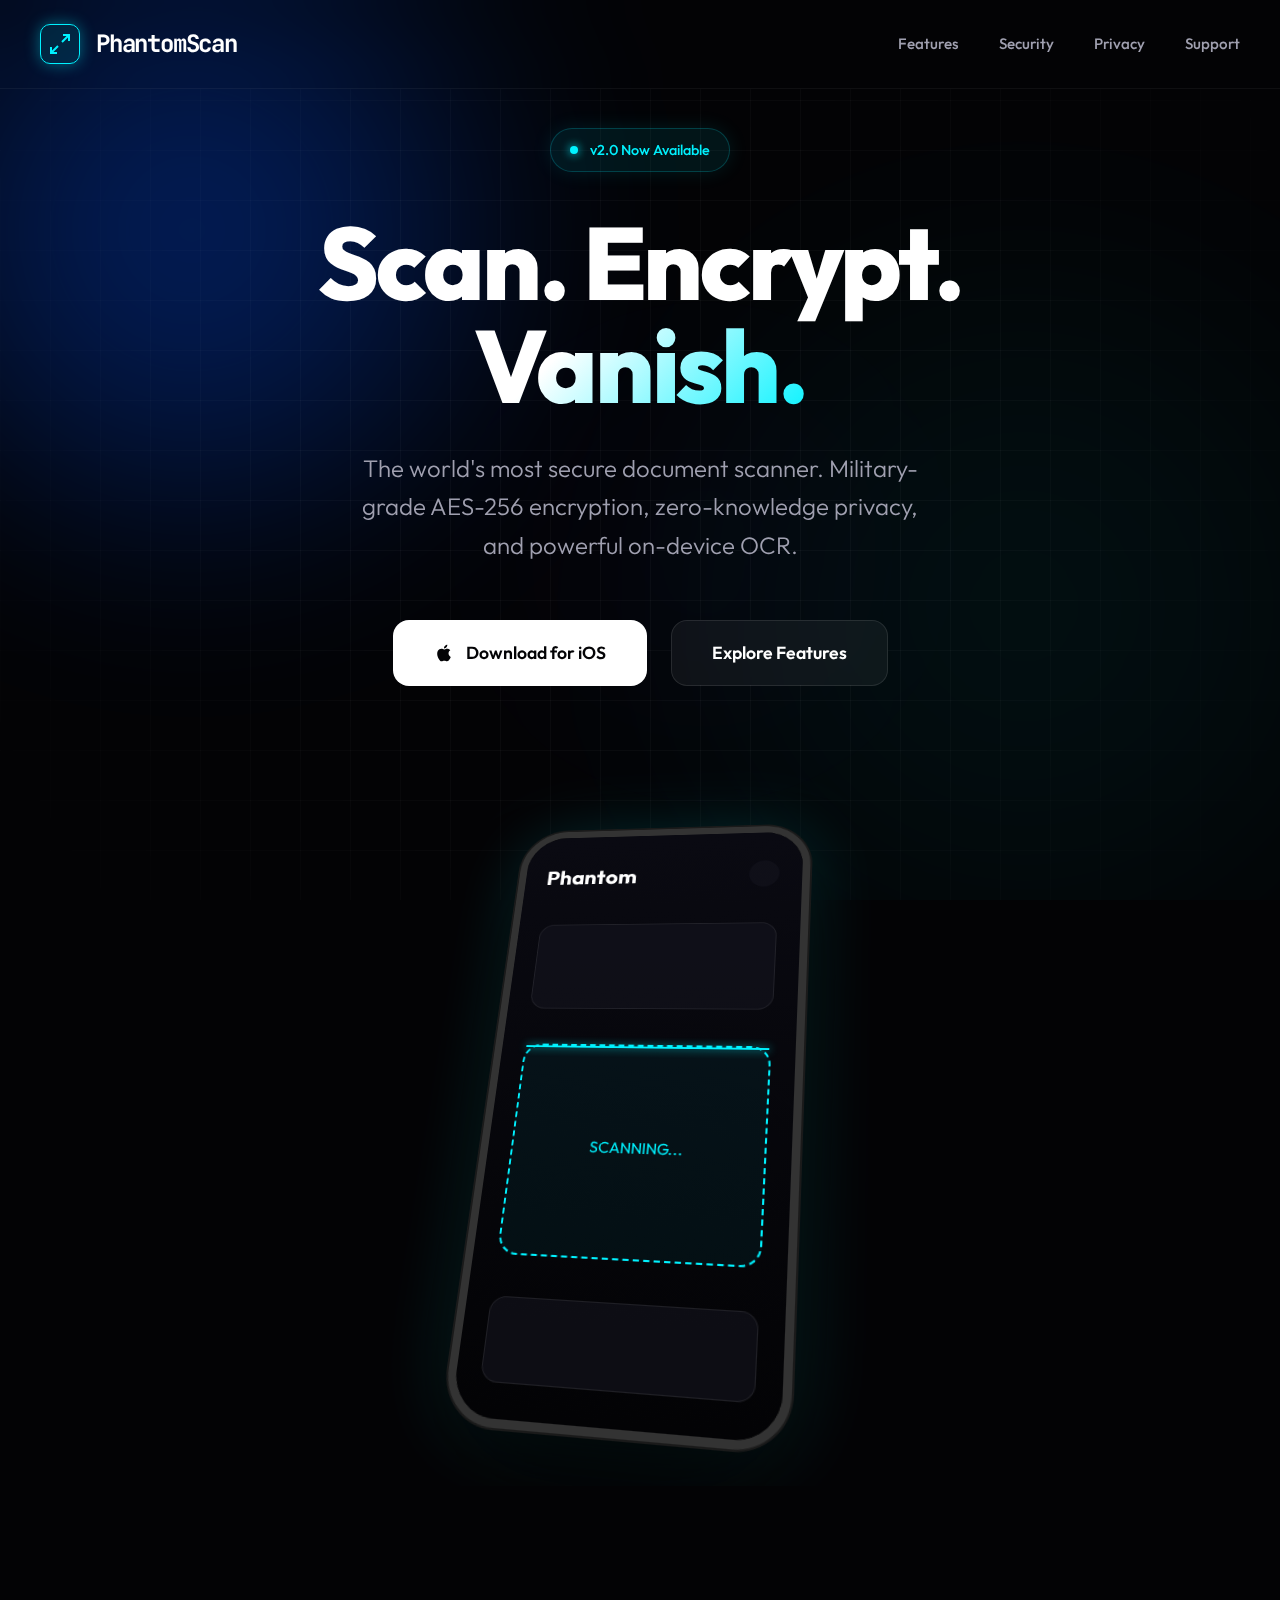
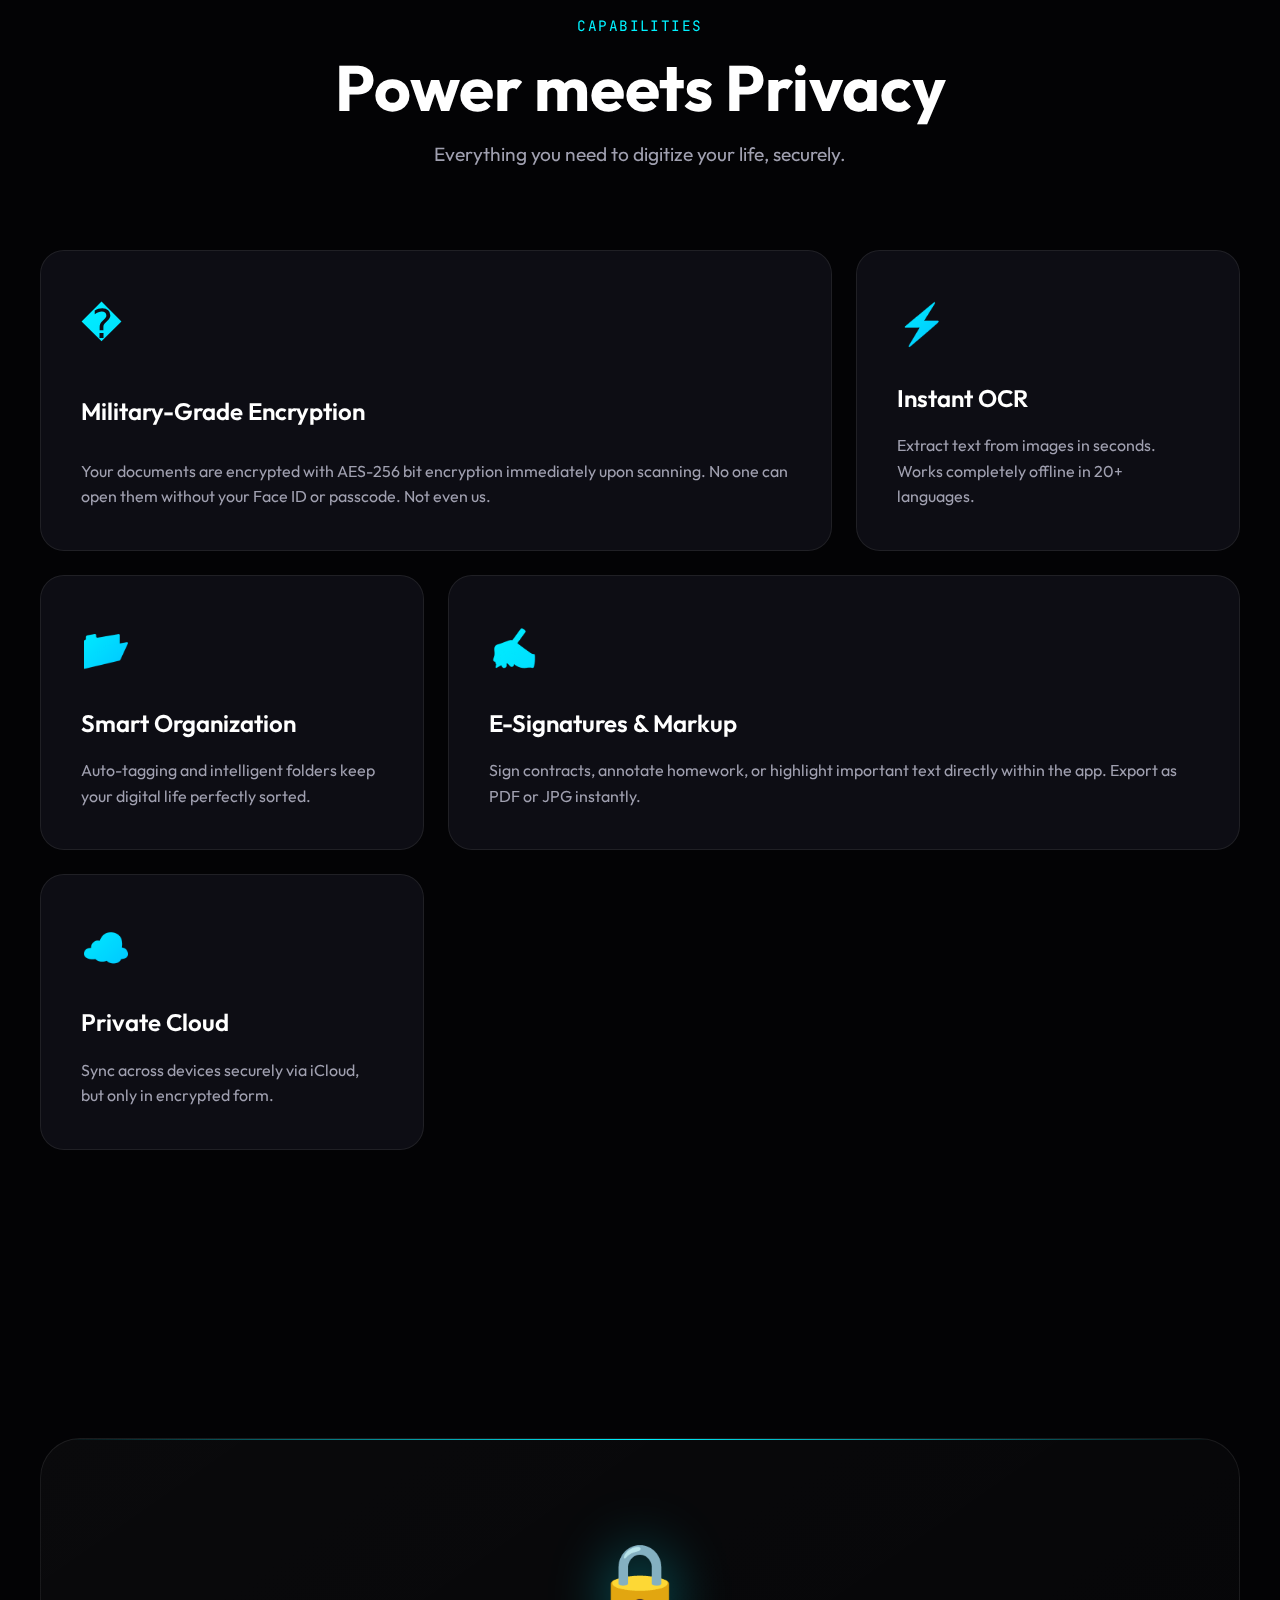
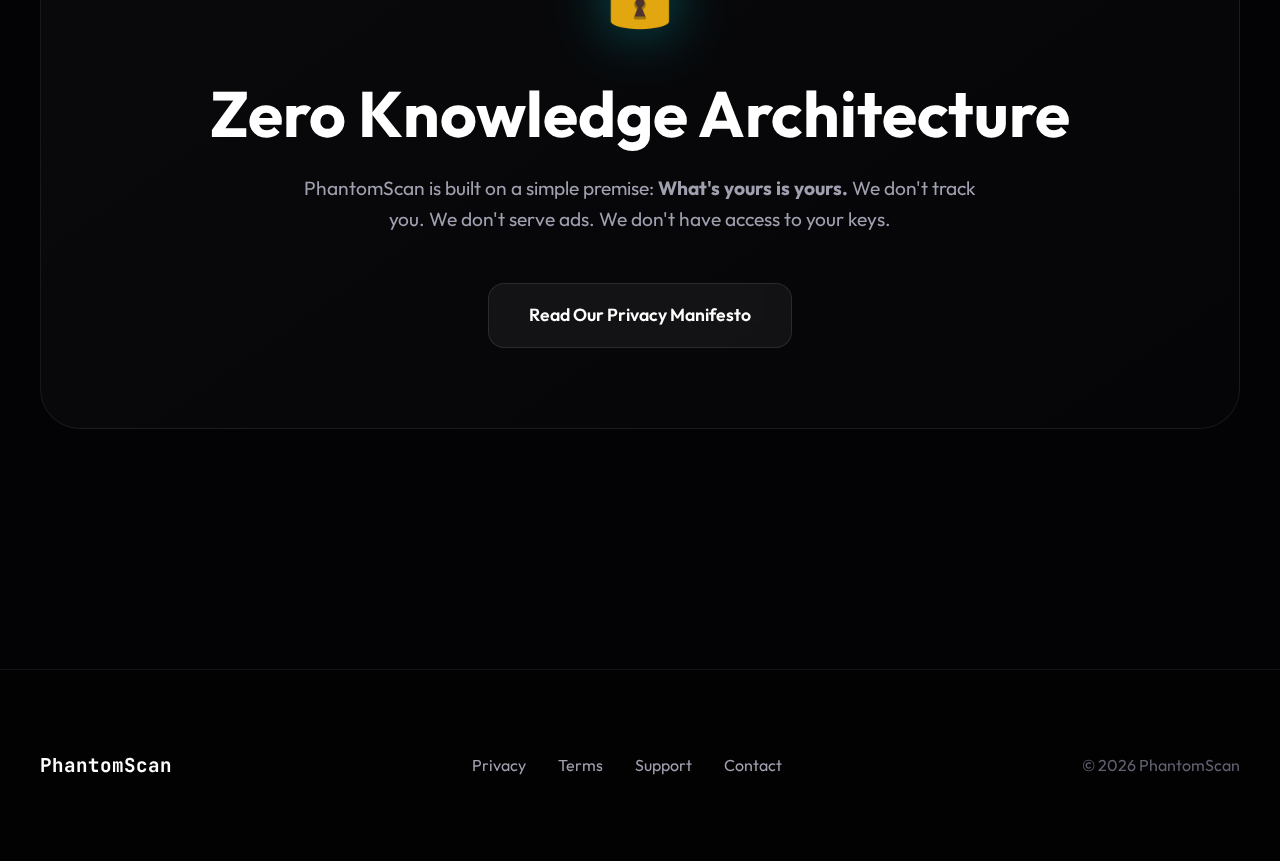
<file: index.html>
<!DOCTYPE html>
<html lang="en">
<head>
    <meta charset="UTF-8">
    <meta name="viewport" content="width=device-width, initial-scale=1.0">
    <title>PhantomScan — The Ultimate Encrypted Scanner</title>
    <link rel="preconnect" href="https://fonts.googleapis.com">
    <link rel="preconnect" href="https://fonts.gstatic.com" crossorigin>
    <link href="https://fonts.googleapis.com/css2?family=Inter:wght@300;400;500;600;700&family=JetBrains+Mono:wght@400;500&family=Outfit:wght@300;400;500;600;700;800&display=swap" rel="stylesheet">
    <link rel="stylesheet" href="styles.css">
</head>
<body>
    <div class="bg-mesh">
        <div class="mesh-gradient mesh-1"></div>
        <div class="mesh-gradient mesh-2"></div>
        <div class="mesh-gradient mesh-3"></div>
    </div>
    <div class="grid-overlay"></div>

    <nav>
        <div class="nav-container">
            <a href="/" class="logo">
                <div class="logo-icon">
                    <svg viewBox="0 0 24 24" fill="none" stroke="currentColor" stroke-width="2">
                        <path d="M15 3h6v6M9 21H3v-6M21 3l-7 7M3 21l7-7"/>
                    </svg>
                </div>
                PhantomScan
            </a>
            <ul class="nav-links">
                <li><a href="#features">Features</a></li>
                <li><a href="#security">Security</a></li>
                <li><a href="privacy.html">Privacy</a></li>
                <li><a href="support.html">Support</a></li>
            </ul>
        </div>
    </nav>

    <section class="hero">
        <div class="hero-badge">
            <span style="width: 8px; height: 8px; background: var(--accent); border-radius: 50%; display: inline-block; box-shadow: 0 0 10px var(--accent);"></span>
            v2.0 Now Available
        </div>
        <h1>
            Scan. Encrypt.<br>
            <span class="gradient-text">Vanish.</span>
        </h1>
        <p class="hero-subtitle">
            The world's most secure document scanner. Military-grade AES-256 encryption, zero-knowledge privacy, and powerful on-device OCR.
        </p>
        <div class="hero-cta">
            <a href="https://apps.apple.com/app/phantomscan" class="btn btn-primary">
                <svg width="20" height="20" viewBox="0 0 24 24" fill="currentColor">
                    <path d="M18.71 19.5c-.83 1.24-1.71 2.45-3.05 2.47-1.34.03-1.77-.79-3.29-.79-1.53 0-2 .77-3.27.82-1.31.05-2.3-1.32-3.14-2.53C4.25 17 2.94 12.45 4.7 9.39c.87-1.52 2.43-2.48 4.12-2.51 1.28-.02 2.5.87 3.29.87.78 0 2.26-1.07 3.81-.91.65.03 2.47.26 3.64 1.98-.09.06-2.17 1.28-2.15 3.81.03 3.02 2.65 4.03 2.68 4.04-.03.07-.42 1.44-1.38 2.83M13 3.5c.73-.83 1.94-1.46 2.94-1.5.13 1.17-.34 2.35-1.04 3.19-.69.85-1.83 1.51-2.95 1.42-.15-1.15.41-2.35 1.05-3.11z"/>
                </svg>
                Download for iOS
            </a>
            <a href="#features" class="btn btn-secondary">
                Explore Features
            </a>
        </div>

        <div class="phone-mockup-container">
            <div class="phone-mockup">
                <div class="phone-screen">
                    <div class="mock-header">
                        <div class="mock-title">Phantom</div>
                        <div class="mock-icon"></div>
                    </div>
                    <div class="mock-card" style="height: 100px;"></div>
                    <div class="mock-scan-area">
                        <div class="scan-line"></div>
                        <span>SCANNING...</span>
                    </div>
                    <div class="mock-card" style="height: 80px;"></div>
                </div>
            </div>
        </div>
    </section>

    <section class="features" id="features">
        <div class="section-header">
            <span class="section-label">Capabilities</span>
            <h2 class="section-title">Power meets Privacy</h2>
            <p style="color: var(--text-secondary); margin-top: 1rem; font-size: 1.2rem;">Everything you need to digitize your life, securely.</p>
        </div>

        <div class="bento-grid">
            <div class="bento-card large">
                <div class="bento-icon">�️</div>
                <h3>Military-Grade Encryption</h3>
                <p>Your documents are encrypted with AES-256 bit encryption immediately upon scanning. No one can open them without your Face ID or passcode. Not even us.</p>
            </div>
            <div class="bento-card">
                <div class="bento-icon">⚡️</div>
                <h3>Instant OCR</h3>
                <p>Extract text from images in seconds. Works completely offline in 20+ languages.</p>
            </div>
            <div class="bento-card">
                <div class="bento-icon">📂</div>
                <h3>Smart Organization</h3>
                <p>Auto-tagging and intelligent folders keep your digital life perfectly sorted.</p>
            </div>
            <div class="bento-card large">
                <div class="bento-icon">✍️</div>
                <h3>E-Signatures & Markup</h3>
                <p>Sign contracts, annotate homework, or highlight important text directly within the app. Export as PDF or JPG instantly.</p>
            </div>
            <div class="bento-card">
                <div class="bento-icon">☁️</div>
                <h3>Private Cloud</h3>
                <p>Sync across devices securely via iCloud, but only in encrypted form.</p>
            </div>
        </div>
    </section>

    <section class="security-section" id="security">
        <div class="security-container">
            <div class="security-icon-large">🔒</div>
            <h2 class="section-title" style="margin-bottom: 1.5rem;">Zero Knowledge Architecture</h2>
            <p style="font-size: 1.2rem; color: var(--text-secondary); max-width: 700px; margin: 0 auto 3rem;">
                PhantomScan is built on a simple premise: <strong>What's yours is yours.</strong> We don't track you. We don't serve ads. We don't have access to your keys.
            </p>
            <a href="privacy.html" class="btn btn-secondary">Read Our Privacy Manifesto</a>
        </div>
    </section>

    <footer>
        <div class="footer-content">
            <div class="footer-logo">PhantomScan</div>
            <div class="footer-links">
                <a href="privacy.html">Privacy</a>
                <a href="terms.html">Terms</a>
                <a href="support.html">Support</a>
                <a href="mailto:support@phantomscan.org">Contact</a>
            </div>
            <div style="color: var(--text-muted);">© 2026 PhantomScan</div>
        </div>
    </footer>
</body>
</html>
</file>
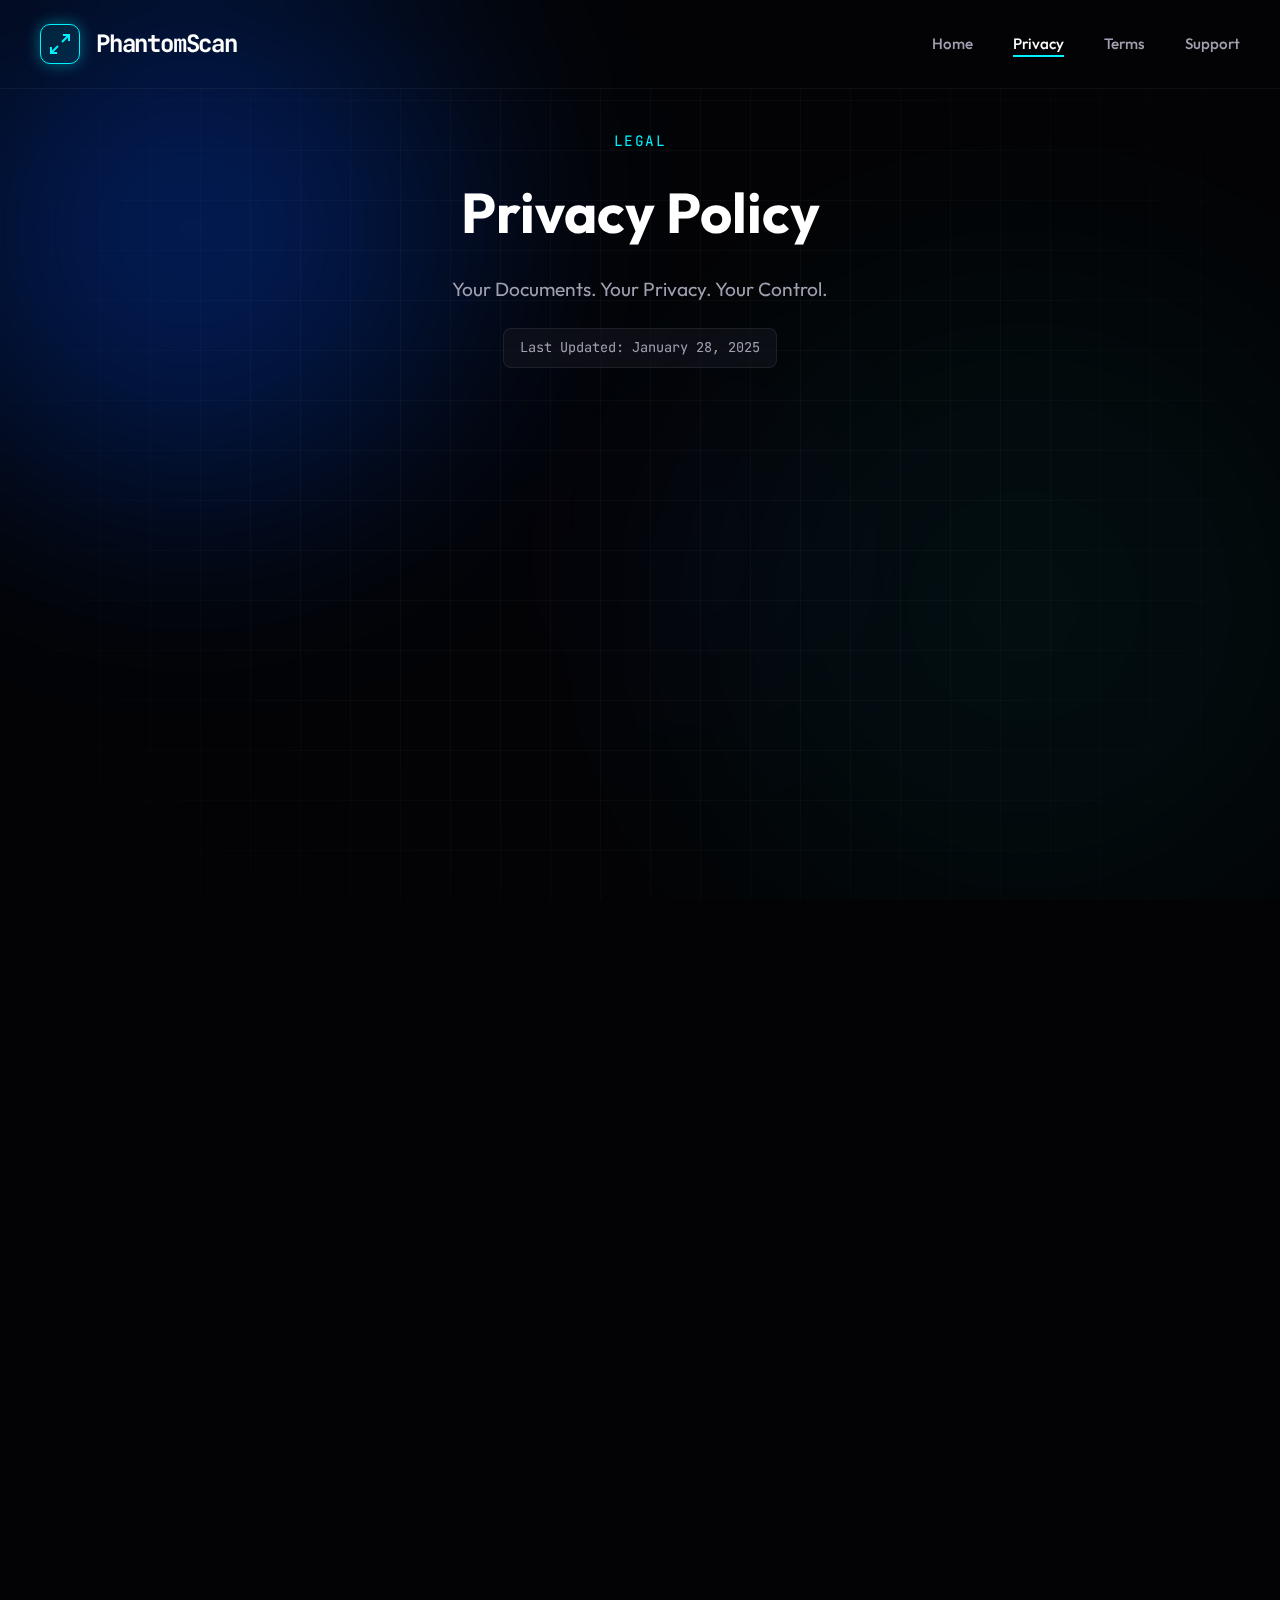
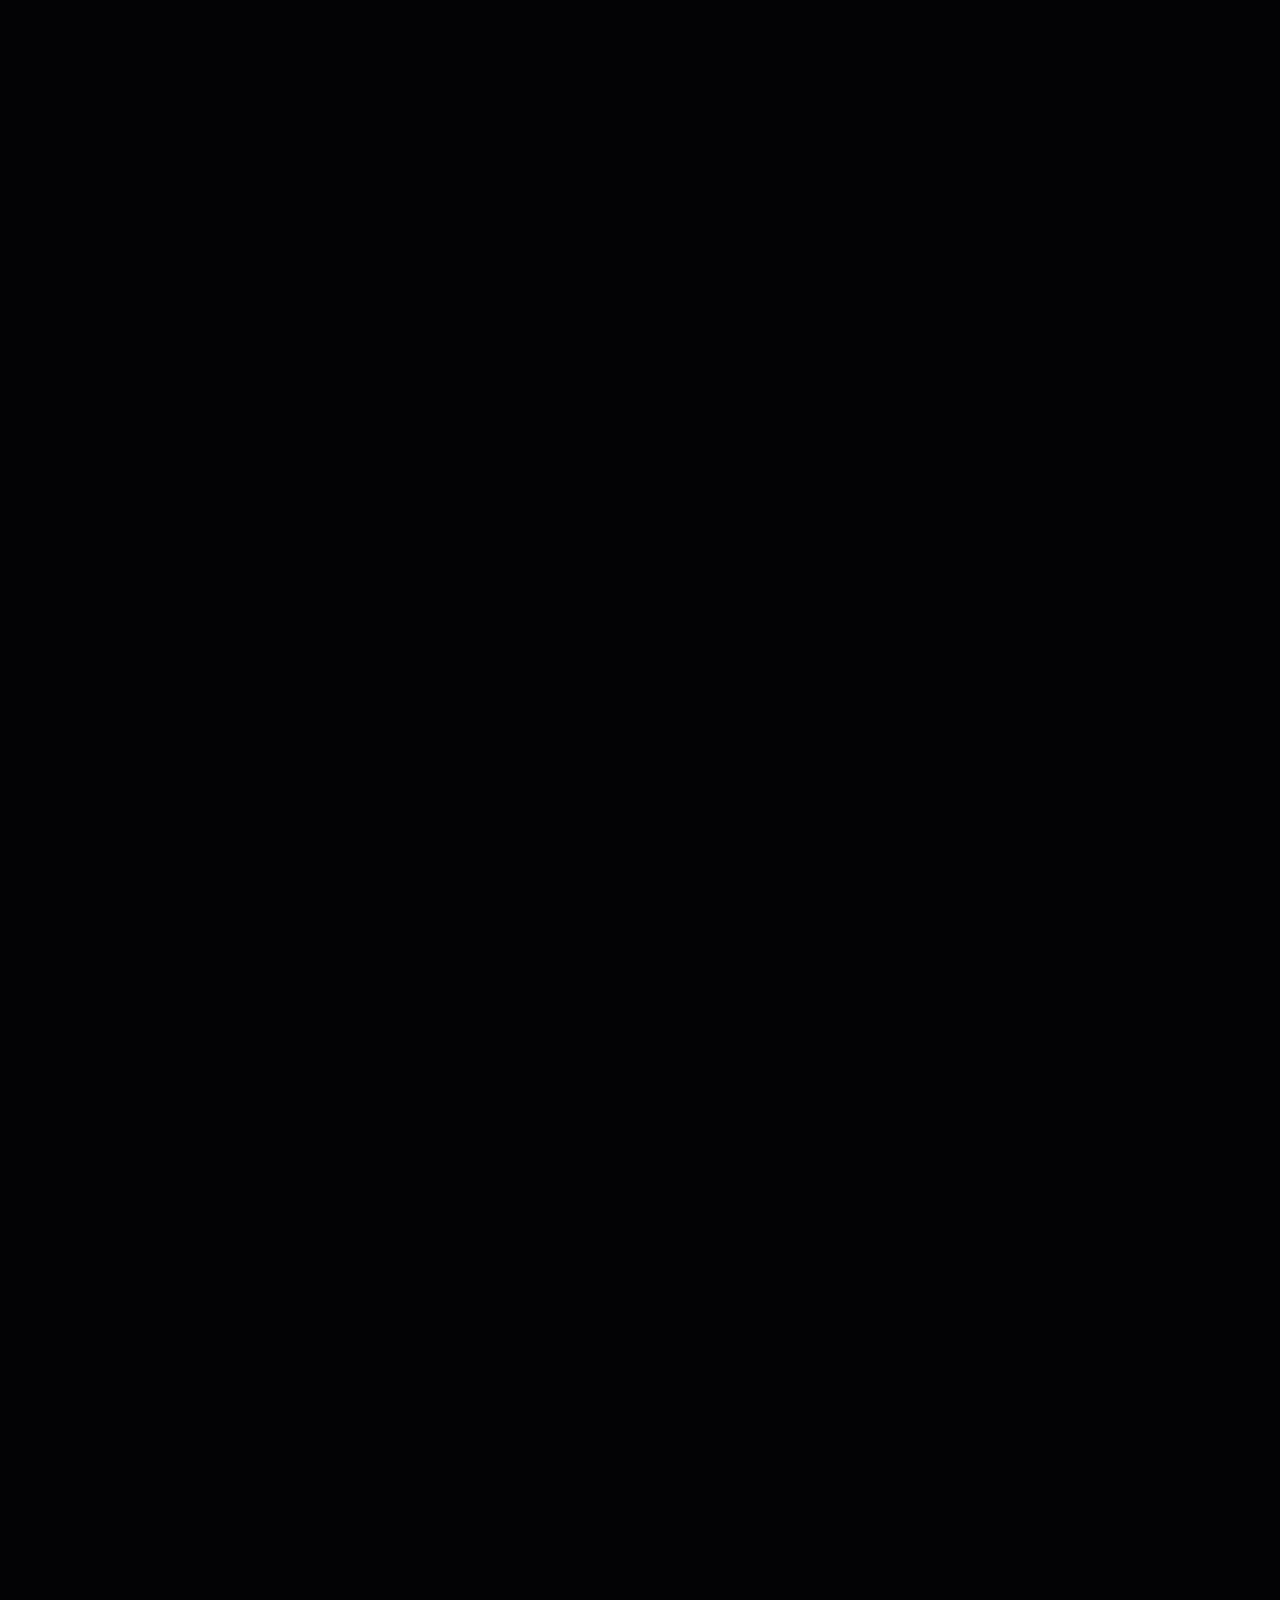
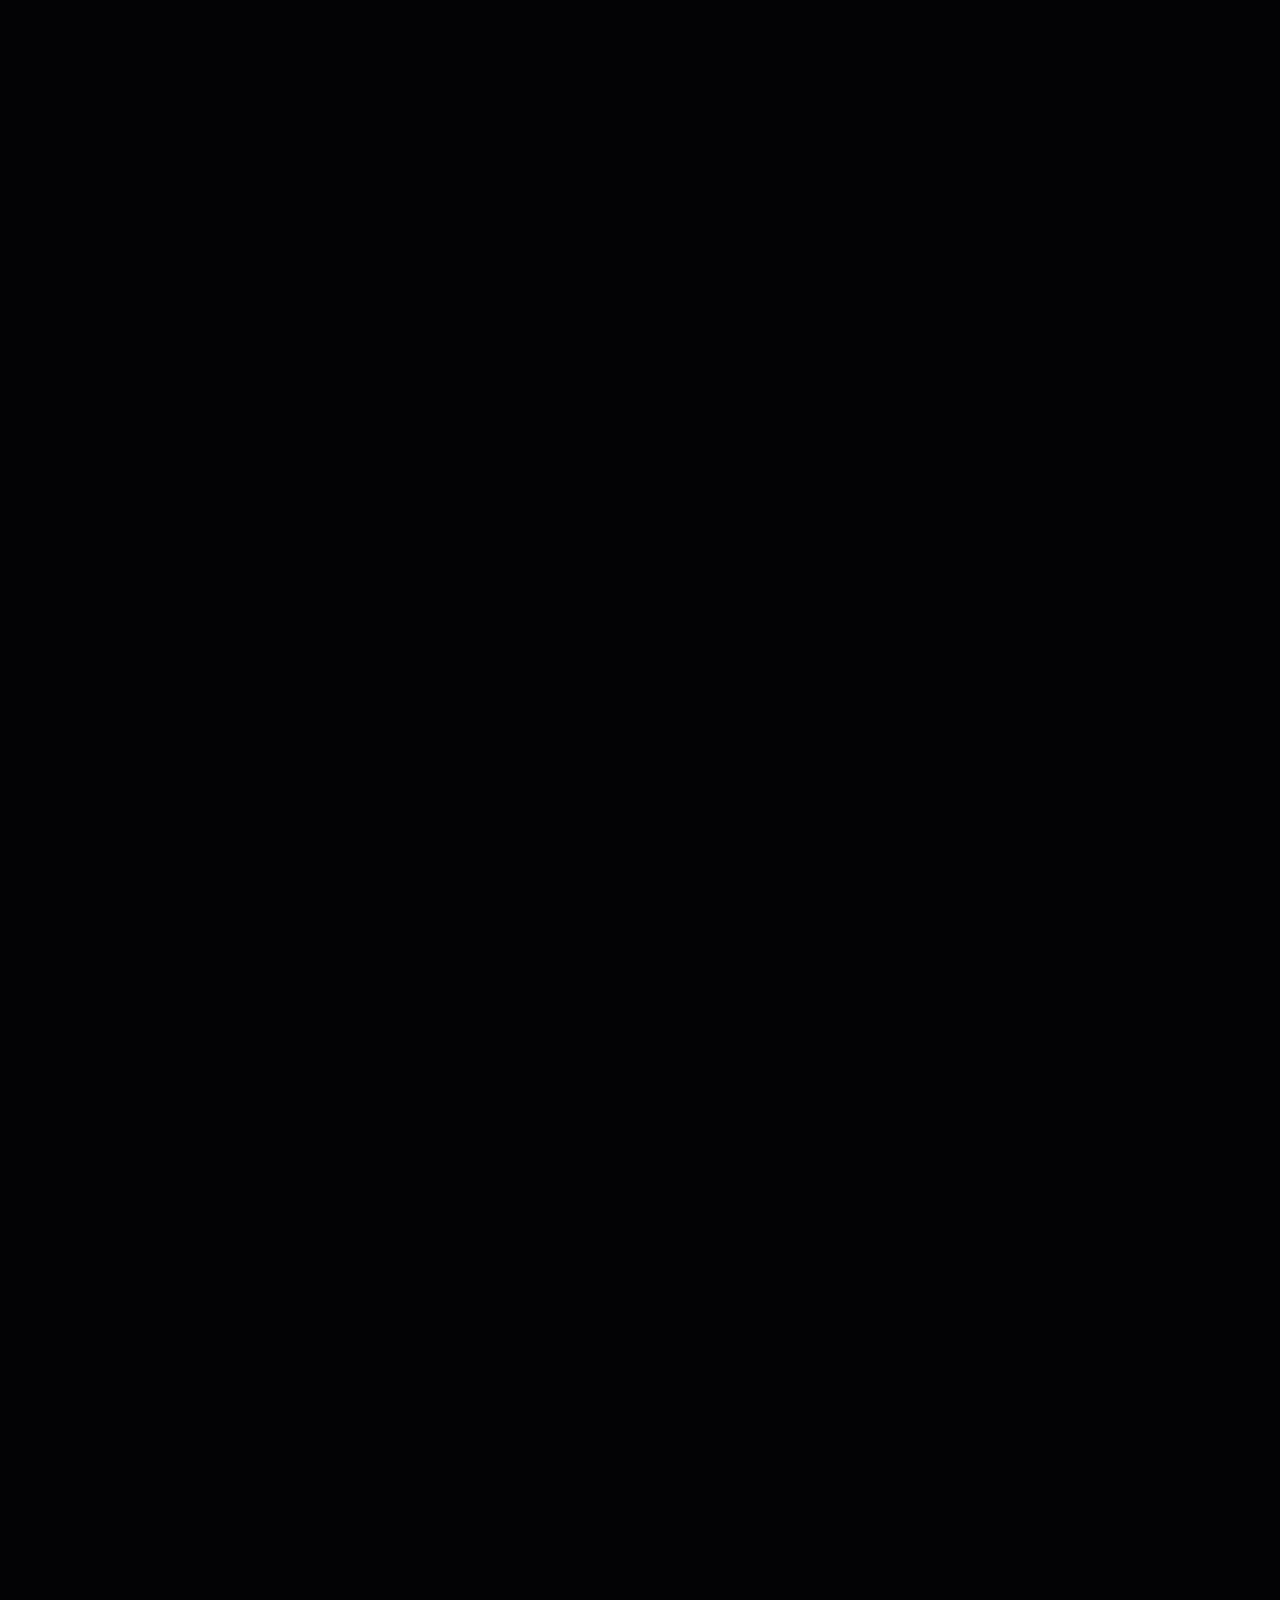
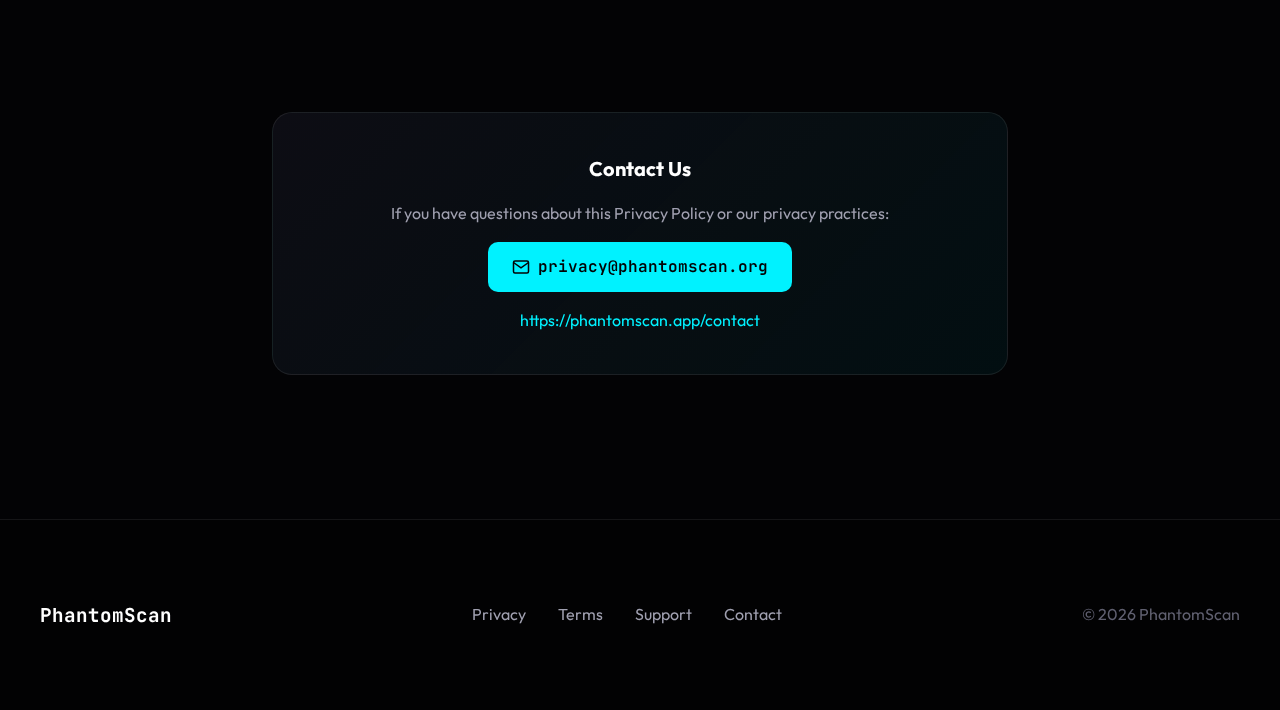
<file: privacy.html>
<!DOCTYPE html>
<html lang="en">
<head>
    <meta charset="UTF-8">
    <meta name="viewport" content="width=device-width, initial-scale=1.0">
    <title>Privacy Policy — PhantomScan</title>
    <link rel="preconnect" href="https://fonts.googleapis.com">
    <link rel="preconnect" href="https://fonts.gstatic.com" crossorigin>
    <link href="https://fonts.googleapis.com/css2?family=Inter:wght@300;400;500;600;700&family=JetBrains+Mono:wght@400;500&family=Outfit:wght@300;400;500;600;700;800&display=swap" rel="stylesheet">
    <link rel="stylesheet" href="styles.css">
</head>
<body>
    <div class="bg-mesh">
        <div class="mesh-gradient mesh-1"></div>
        <div class="mesh-gradient mesh-2"></div>
        <div class="mesh-gradient mesh-3"></div>
    </div>
    <div class="grid-overlay"></div>

    <nav>
        <div class="nav-container">
            <a href="/" class="logo">
                <div class="logo-icon">
                    <svg viewBox="0 0 24 24" fill="none" stroke="currentColor" stroke-width="2">
                        <path d="M15 3h6v6M9 21H3v-6M21 3l-7 7M3 21l7-7"/>
                    </svg>
                </div>
                PhantomScan
            </a>
            <ul class="nav-links">
                <li><a href="index.html">Home</a></li>
                <li><a href="privacy.html" class="active">Privacy</a></li>
                <li><a href="terms.html">Terms</a></li>
                <li><a href="support.html">Support</a></li>
            </ul>
        </div>
    </nav>

    <main>
        <header class="page-header">
            <p class="page-label">Legal</p>
            <h1 class="page-title">Privacy Policy</h1>
            <p class="page-subtitle">Your Documents. Your Privacy. Your Control.</p>
            <span class="effective-date">Last Updated: January 28, 2025</span>
        </header>

        <div class="content-section">
            <div class="section-icon">👁️</div>
            <h2>Introduction</h2>
            <p>Welcome to PhantomScan. Your privacy is our top priority. This Privacy Policy explains how PhantomScan ("we," "our," or "us") collects, uses, and protects your information when you use our document scanning application.</p>
            <div class="highlight-box">
                <p><strong>Privacy-First Approach:</strong> We believe your documents are your business—and yours alone.</p>
            </div>
        </div>

        <div class="content-section">
            <div class="section-icon">�</div>
            <h2>Our Privacy Commitment</h2>
            <h3>What Makes Us Different</h3>
            <ul>
                <li><strong>Zero Cloud Upload:</strong> Your documents never leave your device unless you explicitly choose to share them.</li>
                <li><strong>Military-Grade Encryption:</strong> All stored documents are protected with AES-256 encryption.</li>
                <li><strong>Offline Processing:</strong> OCR and document processing happen entirely on your device.</li>
                <li><strong>No Account Required:</strong> Use the full app without creating an account or providing personal information.</li>
            </ul>
        </div>

        <div class="content-section">
            <div class="section-icon">📄</div>
            <h2>Information We Collect</h2>
            
            <h3>Information We DO NOT Collect</h3>
            <ul>
                <li>❌ Your scanned documents or their contents</li>
                <li>❌ Personal identification information</li>
                <li>❌ Location data</li>
                <li>❌ Contact lists or address books</li>
                <li>❌ Browsing history</li>
                <li>❌ Biometric data</li>
            </ul>

            <h3>Information We May Collect</h3>
            <p><strong>Device Information (Anonymous):</strong> Device type and model, Operating system version, App version, Crash logs and performance data (anonymized).</p>
            <p><strong>Usage Analytics (Optional):</strong> Feature usage statistics, Session duration, App performance metrics.</p>
            <p><em>Note: All analytics are fully anonymized and cannot be traced back to individual users.</em></p>
        </div>

        <div class="content-section">
            <div class="section-icon">📊</div>
            <h2>How We Use Information</h2>
            <p>The limited information we collect is used solely to:</p>
            <ul>
                <li><strong>Improve App Performance:</strong> Identify and fix bugs, optimize features.</li>
                <li><strong>Enhance User Experience:</strong> Understand which features are most valuable.</li>
                <li><strong>Ensure Compatibility:</strong> Maintain support across different devices and OS versions.</li>
            </ul>
            <div class="highlight-box">
                <p>We <strong>NEVER</strong> sell your data, use it for advertising, share identifiable info, or access your documents.</p>
            </div>
        </div>

        <div class="content-section">
            <div class="section-icon">🛡️</div>
            <h2>Data Storage & Security</h2>
            <h3>On-Device Security</h3>
            <ul>
                <li><strong>AES-256 Encryption:</strong> Industry-leading encryption standard used by governments and financial institutions.</li>
                <li><strong>Local Storage Only:</strong> All documents remain on your device.</li>
                <li><strong>Secure Delete:</strong> When you delete a document, it's permanently removed.</li>
            </ul>
            <h3>Your Control</h3>
            <p>You maintain complete control over your data: Export documents, delete all data at any time. No cloud backup means no residual copies.</p>
        </div>

        <div class="content-section">
            <div class="section-icon">☁️</div>
            <h2>Third-Party Services</h2>
            <p>PhantomScan may integrate with services like Apple iCloud (for backup if enabled), Email Apps (for sharing), and Cloud Storage (for export) only at your request.</p>
            <p><strong>Important:</strong> We only connect to third-party services when YOU initiate the action. We never automatically sync or upload your data.</p>
        </div>

        <div class="content-section">
            <div class="section-icon">👶</div>
            <h2>Children's Privacy</h2>
            <p>PhantomScan does not knowingly collect any personal information from children under 13 years of age. The app is designed to work without collecting personal data from any user.</p>
        </div>

        <div class="content-section">
            <div class="section-icon">⚙️</div>
            <h2>Your Rights</h2>
            <ul>
                <li><strong>Access:</strong> Know what data (if any) we have.</li>
                <li><strong>Delete:</strong> Remove all app data from your device.</li>
                <li><strong>Opt-Out:</strong> Disable anonymous analytics in app settings.</li>
                <li><strong>Data Portability:</strong> Export your documents in standard formats.</li>
            </ul>
        </div>

        <div class="content-section">
            <div class="section-icon">�</div>
            <h2>Changes to This Policy</h2>
            <p>We may update this Privacy Policy from time to time. We will notify you of any significant changes through in-app notifications, website updates, or App Store update notes.</p>
        </div>

        <div class="content-section">
            <div class="section-icon">�</div>
            <h2>Summary</h2>
            <p><strong>Document Access:</strong> Never accessed by us.<br>
            <strong>Data Storage:</strong> Device only.<br>
            <strong>Encryption:</strong> AES-256.<br>
            <strong>Cloud Upload:</strong> Only if you choose.<br>
            <strong>Account Required:</strong> No.<br>
            <strong>Data Selling:</strong> Never.</p>
        </div>

        <div class="contact-card">
            <h3>Contact Us</h3>
            <p style="margin-bottom: 1rem; color: var(--text-secondary);">If you have questions about this Privacy Policy or our privacy practices:</p>
            <a href="mailto:privacy@phantomscan.app" class="contact-email">
                <svg width="18" height="18" viewBox="0 0 24 24" fill="none" stroke="currentColor" stroke-width="2">
                    <path d="M4 4h16c1.1 0 2 .9 2 2v12c0 1.1-.9 2-2 2H4c-1.1 0-2-.9-2-2V6c0-1.1.9-2 2-2z"/>
                    <polyline points="22,6 12,13 2,6"/>
                </svg>
                privacy@phantomscan.org
            </a>
            <div style="margin-top: 1rem;">
                <a href="https://phantomscan.org/contact" style="color: var(--accent); text-decoration: none;">https://phantomscan.app/contact</a>
            </div>
        </div>
    </main>

    <footer>
        <div class="footer-content">
            <div class="footer-logo">PhantomScan</div>
            <div class="footer-links">
                <a href="privacy.html">Privacy</a>
                <a href="terms.html">Terms</a>
                <a href="support.html">Support</a>
                <a href="mailto:support@phantomscan.org">Contact</a>
            </div>
            <div style="color: var(--text-muted);">© 2026 PhantomScan</div>
        </div>
    </footer>
</body>
</html>
</file>
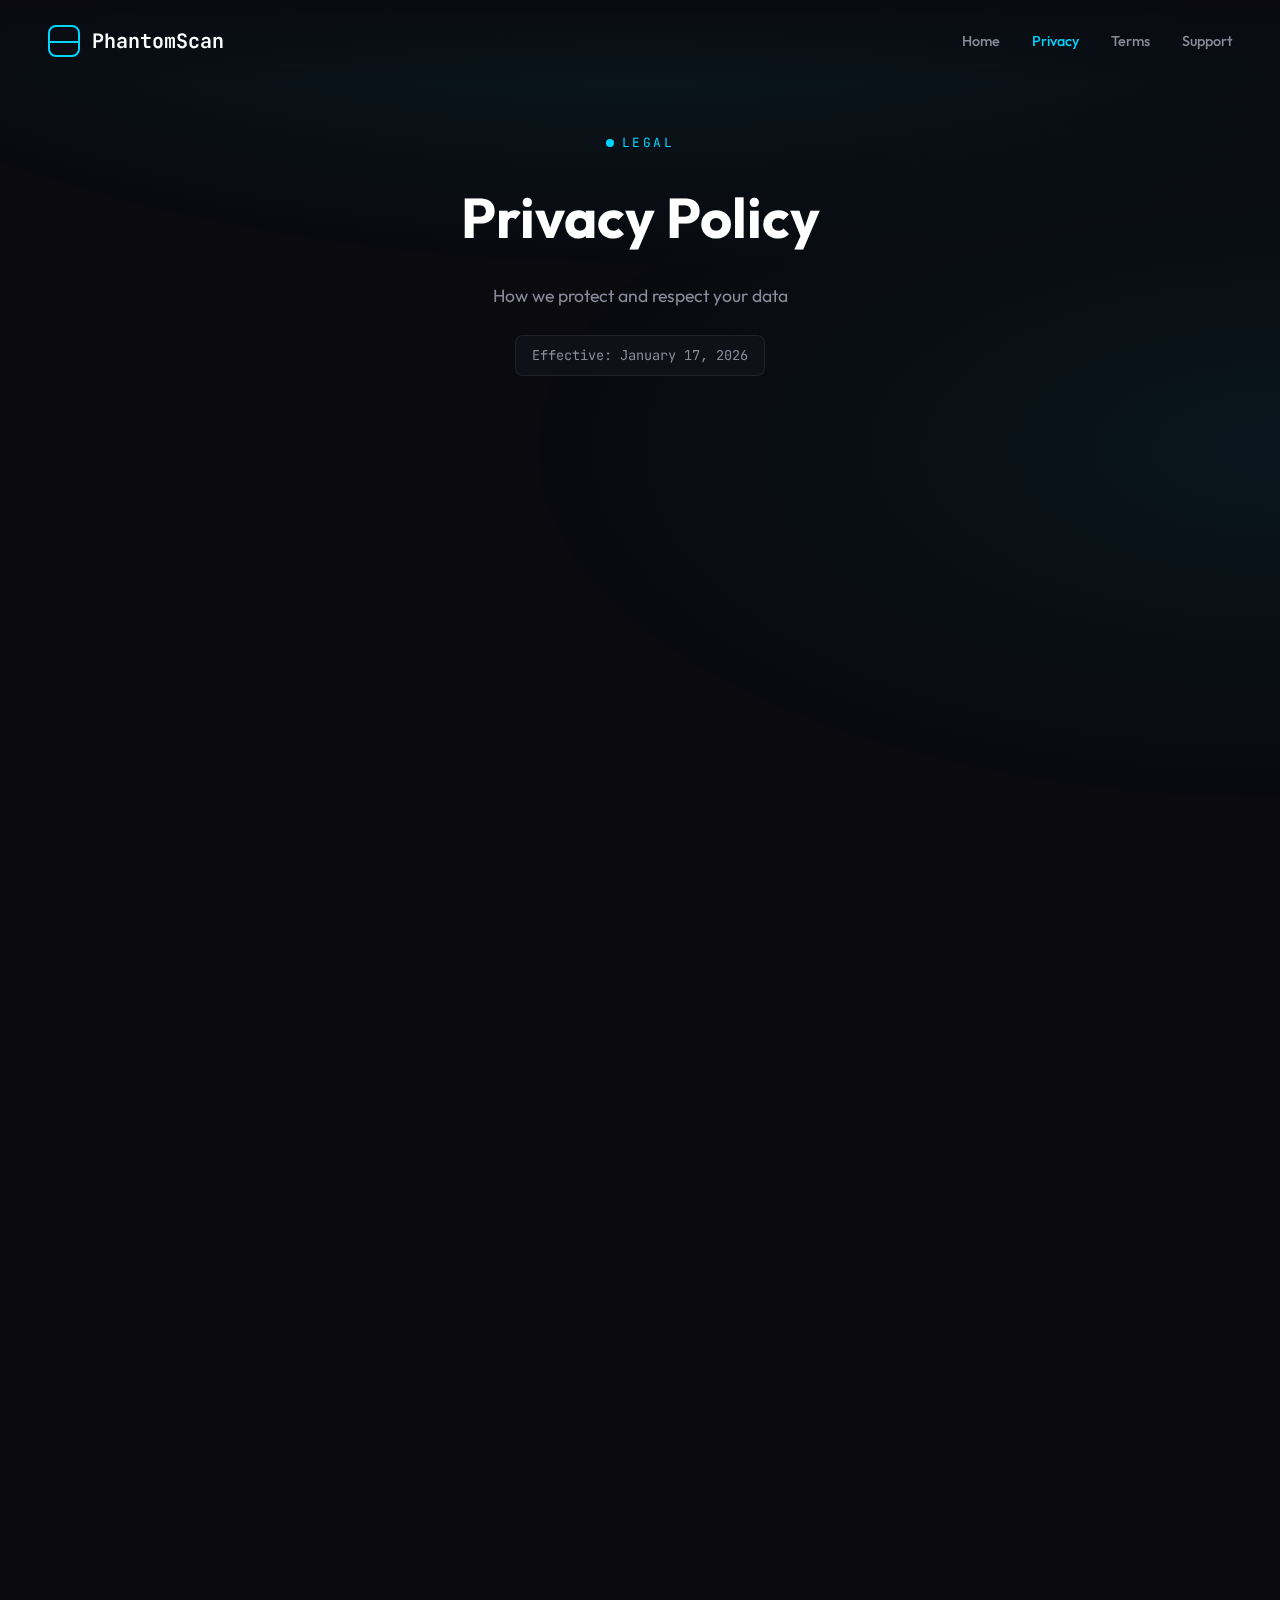
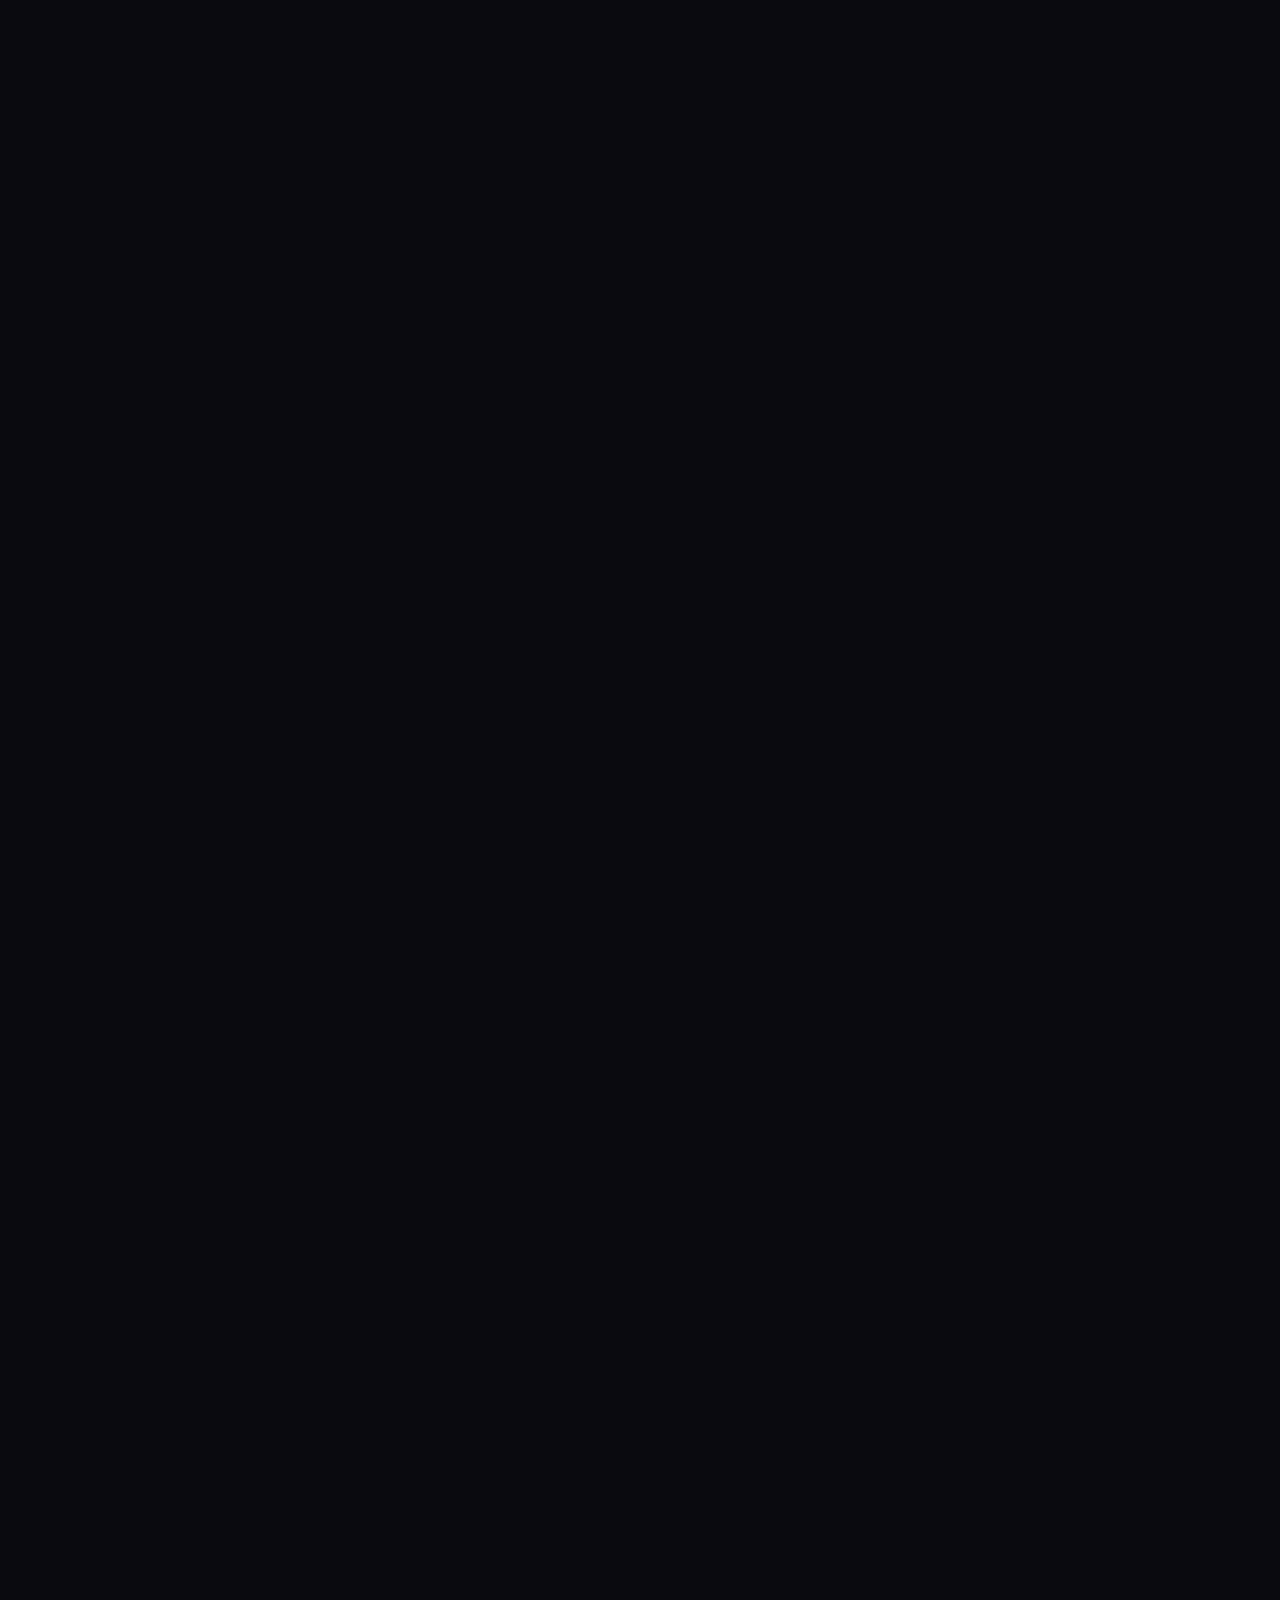
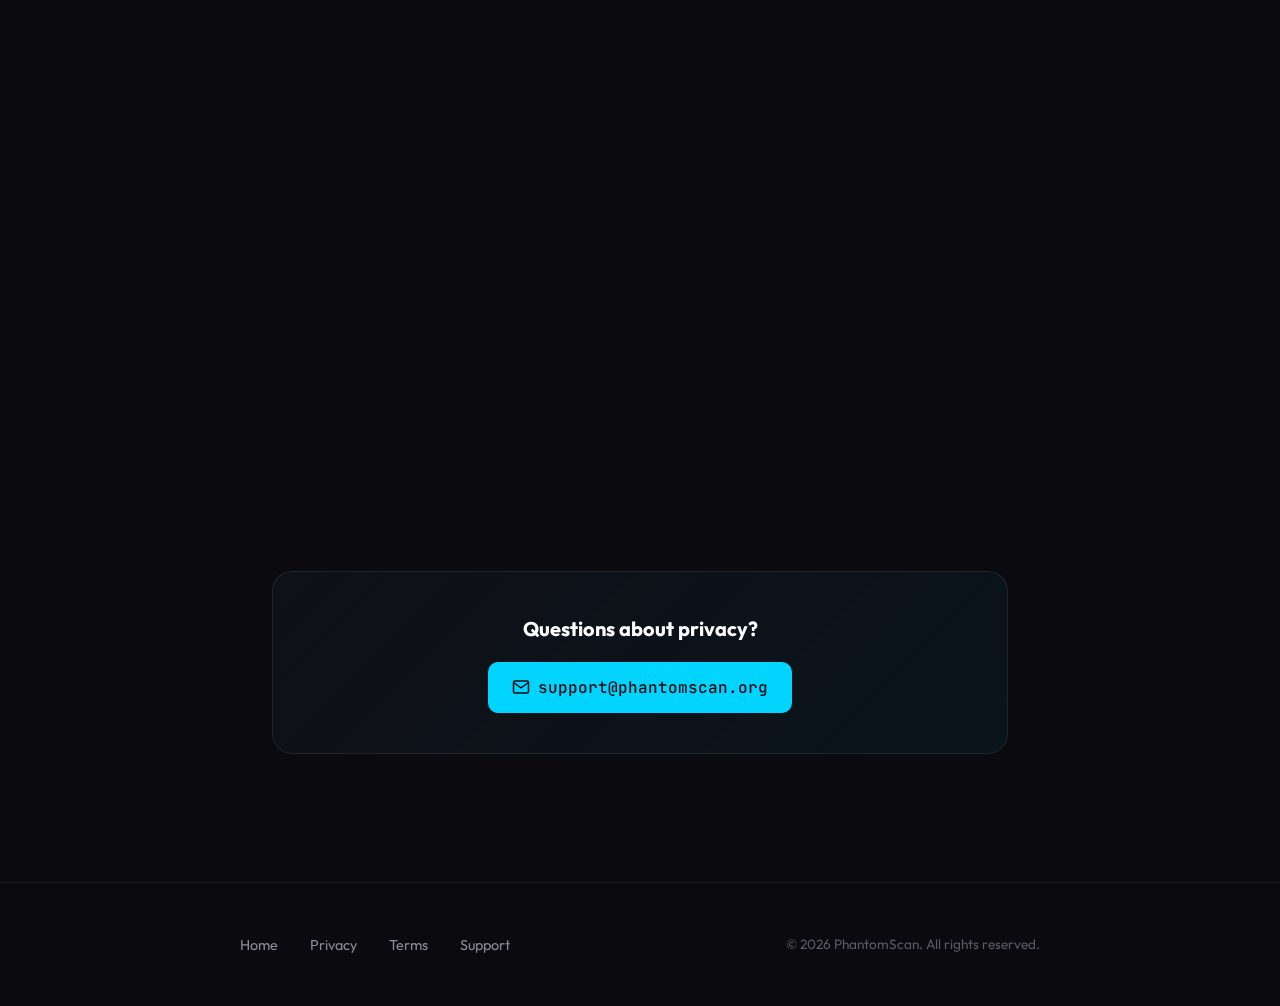
<file: Privacy.html>
<!DOCTYPE html>
<html lang="en">
<head>
    <meta charset="UTF-8">
    <meta name="viewport" content="width=device-width, initial-scale=1.0">
    <title>Privacy Policy — PhantomScan</title>
    <link rel="preconnect" href="https://fonts.googleapis.com">
    <link rel="preconnect" href="https://fonts.gstatic.com" crossorigin>
    <link href="https://fonts.googleapis.com/css2?family=JetBrains+Mono:wght@400;500;600&family=Outfit:wght@300;400;500;600;700&display=swap" rel="stylesheet">
    <style>
        :root {
            --bg-primary: #0a0a0f;
            --bg-secondary: #12121a;
            --bg-card: rgba(18, 18, 26, 0.8);
            --accent: #00d4ff;
            --accent-glow: rgba(0, 212, 255, 0.3);
            --text-primary: #ffffff;
            --text-secondary: #8a8a9a;
            --text-muted: #5a5a6a;
            --border: rgba(255, 255, 255, 0.08);
        }

        * {
            margin: 0;
            padding: 0;
            box-sizing: border-box;
        }

        html {
            scroll-behavior: smooth;
        }

        body {
            font-family: 'Outfit', -apple-system, BlinkMacSystemFont, sans-serif;
            background: var(--bg-primary);
            color: var(--text-primary);
            min-height: 100vh;
            overflow-x: hidden;
            line-height: 1.7;
        }

        /* Animated Background */
        .bg-gradient {
            position: fixed;
            top: 0;
            left: 0;
            right: 0;
            bottom: 0;
            background: 
                radial-gradient(ellipse 80% 50% at 50% -20%, rgba(0, 212, 255, 0.12), transparent),
                radial-gradient(ellipse 60% 40% at 100% 50%, rgba(0, 212, 255, 0.06), transparent);
            pointer-events: none;
            z-index: 0;
        }

        /* Navigation */
        nav {
            position: fixed;
            top: 0;
            left: 0;
            right: 0;
            padding: 1.5rem 3rem;
            display: flex;
            justify-content: space-between;
            align-items: center;
            z-index: 100;
            background: linear-gradient(to bottom, var(--bg-primary), transparent);
            animation: fadeDown 0.8s ease-out;
        }

        .logo {
            font-family: 'JetBrains Mono', monospace;
            font-size: 1.25rem;
            font-weight: 600;
            color: var(--text-primary);
            text-decoration: none;
            display: flex;
            align-items: center;
            gap: 0.75rem;
        }

        .logo-icon {
            width: 32px;
            height: 32px;
            border: 2px solid var(--accent);
            border-radius: 8px;
            display: flex;
            align-items: center;
            justify-content: center;
            position: relative;
            overflow: hidden;
        }

        .logo-icon::before {
            content: '';
            position: absolute;
            top: 50%;
            left: 0;
            right: 0;
            height: 2px;
            background: var(--accent);
            animation: scanMove 2s ease-in-out infinite;
        }

        @keyframes scanMove {
            0%, 100% { top: 20%; opacity: 1; }
            50% { top: 80%; opacity: 0.5; }
        }

        .nav-links {
            display: flex;
            gap: 2rem;
            list-style: none;
        }

        .nav-links a {
            color: var(--text-secondary);
            text-decoration: none;
            font-size: 0.9rem;
            font-weight: 500;
            transition: color 0.3s ease;
        }

        .nav-links a:hover,
        .nav-links a.active {
            color: var(--accent);
        }

        /* Main Content */
        main {
            max-width: 800px;
            margin: 0 auto;
            padding: 8rem 2rem 4rem;
            position: relative;
            z-index: 2;
        }

        .page-header {
            text-align: center;
            margin-bottom: 4rem;
            animation: fadeUp 0.8s ease-out;
        }

        .page-label {
            font-family: 'JetBrains Mono', monospace;
            font-size: 0.8rem;
            color: var(--accent);
            text-transform: uppercase;
            letter-spacing: 0.2em;
            margin-bottom: 1rem;
            display: inline-flex;
            align-items: center;
            gap: 0.5rem;
        }

        .page-label::before {
            content: '';
            width: 8px;
            height: 8px;
            background: var(--accent);
            border-radius: 50%;
            animation: pulse 2s ease-in-out infinite;
        }

        @keyframes pulse {
            0%, 100% { opacity: 1; }
            50% { opacity: 0.4; }
        }

        .page-title {
            font-size: clamp(2.5rem, 6vw, 3.5rem);
            font-weight: 700;
            margin-bottom: 1rem;
        }

        .page-subtitle {
            color: var(--text-secondary);
            font-size: 1.1rem;
        }

        .effective-date {
            display: inline-block;
            margin-top: 1.5rem;
            padding: 0.5rem 1rem;
            background: var(--bg-card);
            border: 1px solid var(--border);
            border-radius: 8px;
            font-family: 'JetBrains Mono', monospace;
            font-size: 0.85rem;
            color: var(--text-secondary);
        }

        /* Content Blocks */
        .content-section {
            background: var(--bg-card);
            border: 1px solid var(--border);
            border-radius: 20px;
            padding: 2.5rem;
            margin-bottom: 1.5rem;
            backdrop-filter: blur(10px);
            opacity: 0;
            transform: translateY(20px);
            animation: fadeUp 0.6s ease-out forwards;
        }

        .content-section:nth-child(1) { animation-delay: 0.1s; }
        .content-section:nth-child(2) { animation-delay: 0.15s; }
        .content-section:nth-child(3) { animation-delay: 0.2s; }
        .content-section:nth-child(4) { animation-delay: 0.25s; }
        .content-section:nth-child(5) { animation-delay: 0.3s; }
        .content-section:nth-child(6) { animation-delay: 0.35s; }
        .content-section:nth-child(7) { animation-delay: 0.4s; }
        .content-section:nth-child(8) { animation-delay: 0.45s; }
        .content-section:nth-child(9) { animation-delay: 0.5s; }

        .section-icon {
            width: 40px;
            height: 40px;
            background: linear-gradient(135deg, rgba(0, 212, 255, 0.2), rgba(0, 212, 255, 0.05));
            border-radius: 10px;
            display: flex;
            align-items: center;
            justify-content: center;
            margin-bottom: 1.25rem;
            font-size: 1.25rem;
        }

        .content-section h2 {
            font-size: 1.35rem;
            font-weight: 600;
            margin-bottom: 1rem;
            display: flex;
            align-items: center;
            gap: 0.75rem;
        }

        .content-section p {
            color: var(--text-secondary);
            margin-bottom: 1rem;
        }

        .content-section p:last-child {
            margin-bottom: 0;
        }

        .content-section ul {
            list-style: none;
            margin: 1rem 0;
        }

        .content-section li {
            color: var(--text-secondary);
            padding: 0.5rem 0;
            padding-left: 1.5rem;
            position: relative;
        }

        .content-section li::before {
            content: '';
            position: absolute;
            left: 0;
            top: 1rem;
            width: 6px;
            height: 6px;
            background: var(--accent);
            border-radius: 50%;
        }

        .content-section strong {
            color: var(--text-primary);
            font-weight: 500;
        }

        .highlight-box {
            background: rgba(0, 212, 255, 0.08);
            border-left: 3px solid var(--accent);
            padding: 1rem 1.25rem;
            border-radius: 0 10px 10px 0;
            margin: 1rem 0;
        }

        .highlight-box p {
            color: var(--text-primary);
            margin: 0;
        }

        /* Contact Card */
        .contact-card {
            background: linear-gradient(135deg, var(--bg-card), rgba(0, 212, 255, 0.05));
            border: 1px solid var(--border);
            border-radius: 20px;
            padding: 2.5rem;
            text-align: center;
            margin-top: 3rem;
            animation: fadeUp 0.6s ease-out 0.6s both;
        }

        .contact-card h3 {
            font-size: 1.25rem;
            margin-bottom: 1rem;
        }

        .contact-email {
            display: inline-flex;
            align-items: center;
            gap: 0.5rem;
            padding: 0.75rem 1.5rem;
            background: var(--accent);
            color: var(--bg-primary);
            text-decoration: none;
            border-radius: 10px;
            font-weight: 500;
            font-family: 'JetBrains Mono', monospace;
            transition: all 0.3s ease;
        }

        .contact-email:hover {
            transform: translateY(-2px);
            box-shadow: 0 10px 30px var(--accent-glow);
        }

        /* Footer */
        footer {
            padding: 3rem 2rem;
            border-top: 1px solid var(--border);
            position: relative;
            z-index: 2;
            margin-top: 4rem;
        }

        .footer-content {
            max-width: 800px;
            margin: 0 auto;
            display: flex;
            justify-content: space-between;
            align-items: center;
            flex-wrap: wrap;
            gap: 1.5rem;
        }

        .footer-links {
            display: flex;
            gap: 2rem;
            list-style: none;
        }

        .footer-links a {
            color: var(--text-secondary);
            text-decoration: none;
            font-size: 0.9rem;
            transition: color 0.3s ease;
        }

        .footer-links a:hover {
            color: var(--accent);
        }

        .footer-copy {
            color: var(--text-muted);
            font-size: 0.85rem;
        }

        /* Animations */
        @keyframes fadeUp {
            from {
                opacity: 0;
                transform: translateY(20px);
            }
            to {
                opacity: 1;
                transform: translateY(0);
            }
        }

        @keyframes fadeDown {
            from {
                opacity: 0;
                transform: translateY(-20px);
            }
            to {
                opacity: 1;
                transform: translateY(0);
            }
        }

        /* Responsive */
        @media (max-width: 768px) {
            nav {
                padding: 1rem 1.5rem;
            }

            .nav-links {
                display: none;
            }

            main {
                padding: 6rem 1.5rem 3rem;
            }

            .content-section {
                padding: 1.75rem;
            }

            .footer-content {
                flex-direction: column;
                text-align: center;
            }
        }
    </style>
</head>
<body>
    <div class="bg-gradient"></div>

    <nav>
        <a href="/" class="logo">
            <div class="logo-icon"></div>
            PhantomScan
        </a>
        <ul class="nav-links">
            <li><a href="index.html">Home</a></li>
            <li><a href="privacy.html" class="active">Privacy</a></li>
            <li><a href="terms.html">Terms</a></li>
            <li><a href="support.html">Support</a></li>
        </ul>
    </nav>

    <main>
        <header class="page-header">
            <p class="page-label">Legal</p>
            <h1 class="page-title">Privacy Policy</h1>
            <p class="page-subtitle">How we protect and respect your data</p>
            <span class="effective-date">Effective: January 17, 2026</span>
        </header>

        <div class="content-section">
            <div class="section-icon">👁️</div>
            <h2>Overview</h2>
            <p>PhantomScan is built to help you scan and manage documents privately. We designed the app to minimize data collection and keep your documents under your control.</p>
            <div class="highlight-box">
                <p>Your documents are encrypted on your device. We cannot read them.</p>
            </div>
        </div>

        <div class="content-section">
            <div class="section-icon">📄</div>
            <h2>Data You Create</h2>
            <ul>
                <li><strong>Scans, PDFs, images, and annotations</strong> you create in PhantomScan are stored on your device and/or in your iCloud account (if you enable iCloud sync).</li>
                <li>PhantomScan is designed so your documents can be protected with <strong>encryption</strong>. We do not access your document contents.</li>
            </ul>
        </div>

        <div class="content-section">
            <div class="section-icon">📊</div>
            <h2>Data We Collect</h2>
            <p>We may collect the following limited data to operate the app:</p>
            <ul>
                <li><strong>Account & purchase information (Subscriptions):</strong> Purchases and subscription status are processed by Apple. We do not receive your full payment details (such as credit card numbers).</li>
                <li><strong>Basic diagnostics:</strong> If you enable sharing diagnostics with Apple or contact support, we may receive limited technical information (e.g., app version, device type, crash logs) to fix issues.</li>
            </ul>
        </div>

        <div class="content-section">
            <div class="section-icon">🚫</div>
            <h2>Data We Do Not Collect or Sell</h2>
            <ul>
                <li>We do <strong>not</strong> sell your personal information.</li>
                <li>We do <strong>not</strong> use your documents for advertising.</li>
                <li>We do <strong>not</strong> read or store your document contents on our servers.</li>
            </ul>
        </div>

        <div class="content-section">
            <div class="section-icon">☁️</div>
            <h2>iCloud Sync</h2>
            <p>If you enable iCloud, your encrypted app data may be stored in your iCloud account. Apple's iCloud terms and privacy practices apply to iCloud.</p>
        </div>

        <div class="content-section">
            <div class="section-icon">📈</div>
            <h2>Analytics & Tracking</h2>
            <p>PhantomScan does not run third-party ad trackers. If analytics are used in the future, this policy will be updated and you will be informed through an app update.</p>
        </div>

        <div class="content-section">
            <div class="section-icon">🗑️</div>
            <h2>Data Retention</h2>
            <p>Your documents remain in your control. If you delete a document in the app, it is removed from the app storage. If you use iCloud, deletion may take time to propagate across your devices.</p>
        </div>

        <div class="content-section">
            <div class="section-icon">⚙️</div>
            <h2>Your Choices</h2>
            <ul>
                <li>You can delete your documents at any time in the app.</li>
                <li>You can disable iCloud sync in iOS settings (if enabled).</li>
                <li>You can contact us to request help with data questions.</li>
            </ul>
        </div>

        <div class="content-section">
            <div class="section-icon">👶</div>
            <h2>Children</h2>
            <p>PhantomScan is not intended for children under 13.</p>
        </div>

        <div class="content-section">
            <div class="section-icon">🔄</div>
            <h2>Changes</h2>
            <p>We may update this policy to reflect changes in the app. The "Effective date" will be updated.</p>
        </div>

        <div class="contact-card">
            <h3>Questions about privacy?</h3>
            <a href="mailto:support@phantomscan.org" class="contact-email">
                <svg width="18" height="18" viewBox="0 0 24 24" fill="none" stroke="currentColor" stroke-width="2">
                    <path d="M4 4h16c1.1 0 2 .9 2 2v12c0 1.1-.9 2-2 2H4c-1.1 0-2-.9-2-2V6c0-1.1.9-2 2-2z"/>
                    <polyline points="22,6 12,13 2,6"/>
                </svg>
                support@phantomscan.org
            </a>
        </div>
    </main>

    <footer>
        <div class="footer-content">
            <ul class="footer-links">
                <li><a href="index.html">Home</a></li>
                <li><a href="privacy.html">Privacy</a></li>
                <li><a href="terms.html">Terms</a></li>
                <li><a href="support.html">Support</a></li>
            </ul>
            <p class="footer-copy">© 2026 PhantomScan. All rights reserved.</p>
        </div>
    </footer>
</body>
</html>
</file>
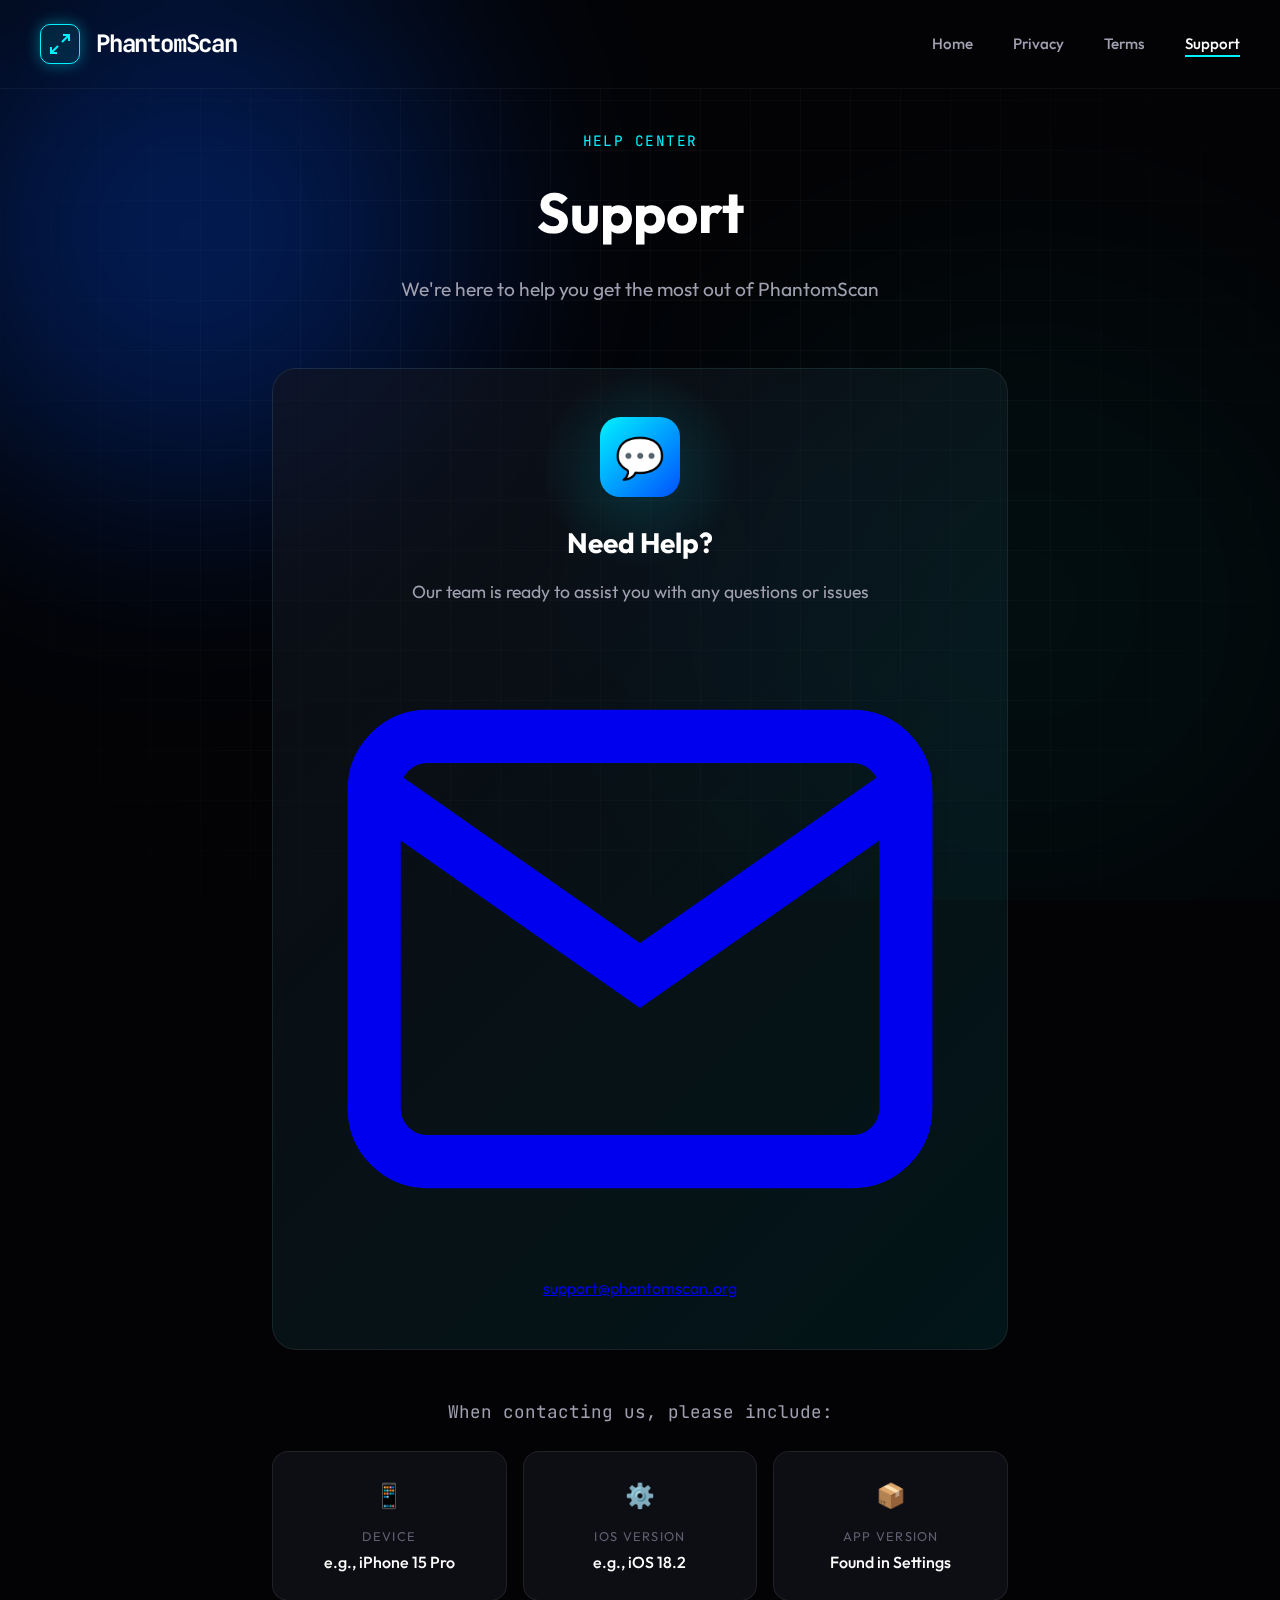
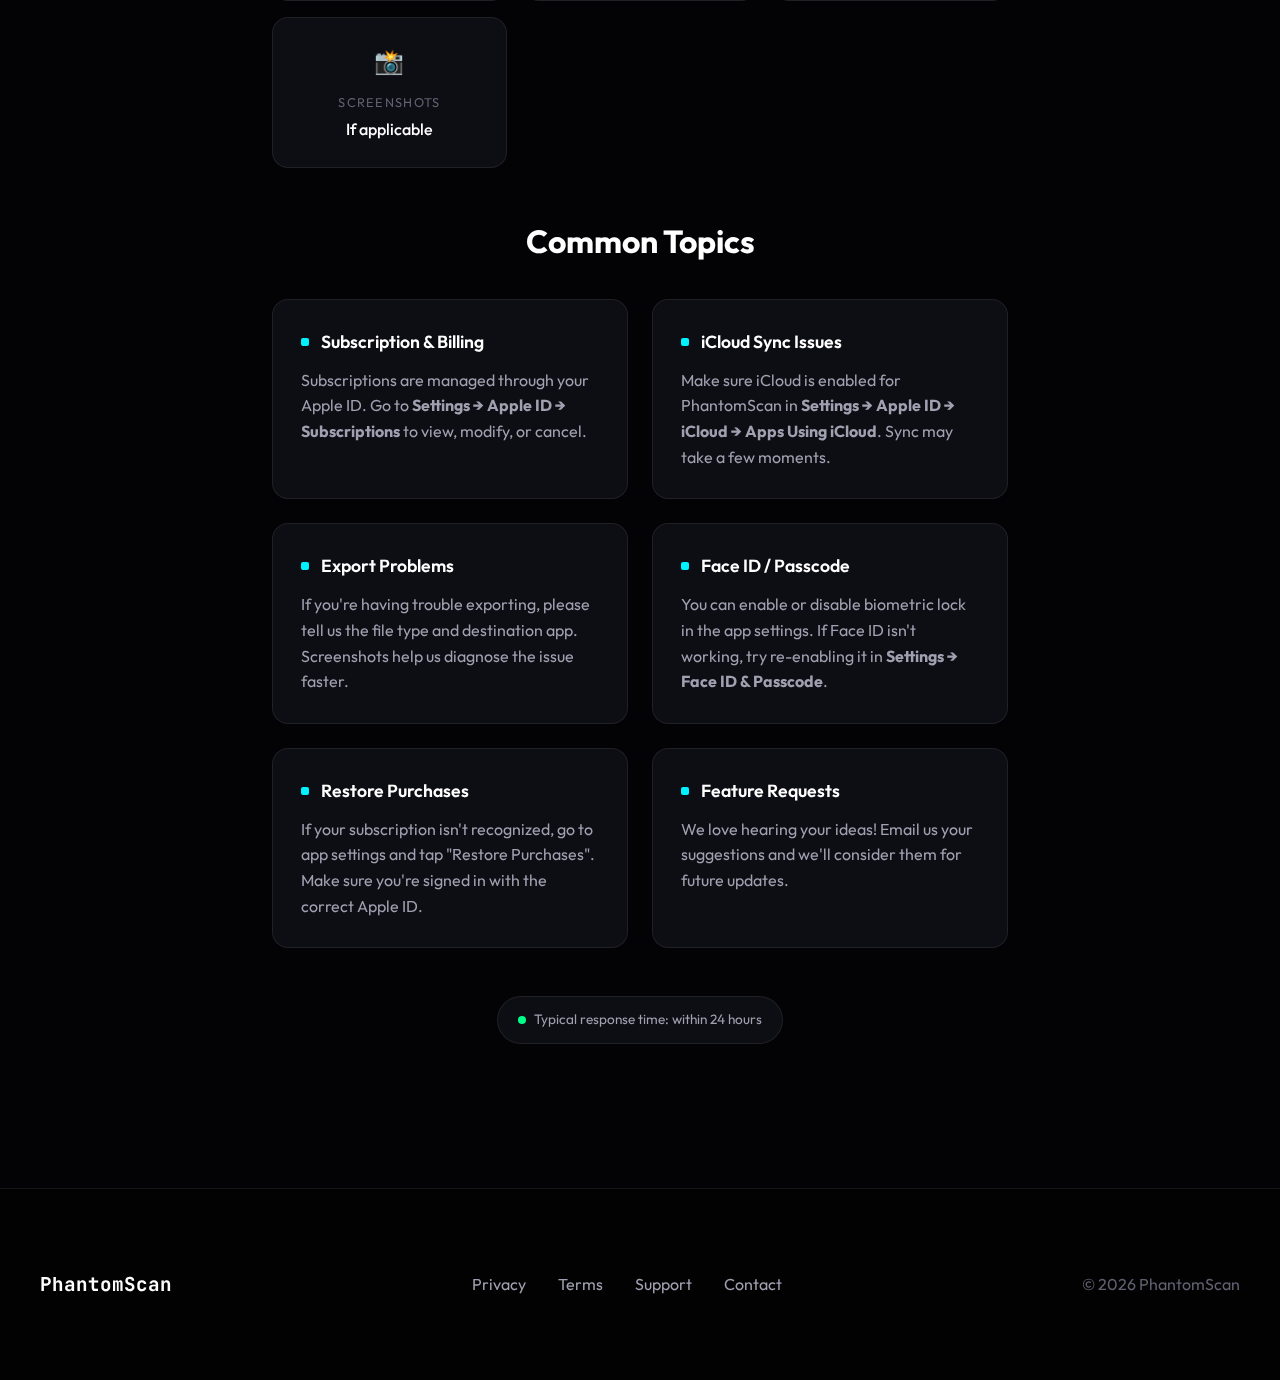
<file: support.html>
<!DOCTYPE html>
<html lang="en">
<head>
    <meta charset="UTF-8">
    <meta name="viewport" content="width=device-width, initial-scale=1.0">
    <title>Support — PhantomScan</title>
    <link rel="preconnect" href="https://fonts.googleapis.com">
    <link rel="preconnect" href="https://fonts.gstatic.com" crossorigin>
    <link href="https://fonts.googleapis.com/css2?family=Inter:wght@300;400;500;600;700&family=JetBrains+Mono:wght@400;500&family=Outfit:wght@300;400;500;600;700;800&display=swap" rel="stylesheet">
    <link rel="stylesheet" href="styles.css">
</head>
<body>
    <div class="bg-mesh">
        <div class="mesh-gradient mesh-1"></div>
        <div class="mesh-gradient mesh-2"></div>
        <div class="mesh-gradient mesh-3"></div>
    </div>
    <div class="grid-overlay"></div>

    <nav>
        <div class="nav-container">
            <a href="/" class="logo">
                <div class="logo-icon">
                    <svg viewBox="0 0 24 24" fill="none" stroke="currentColor" stroke-width="2">
                        <path d="M15 3h6v6M9 21H3v-6M21 3l-7 7M3 21l7-7"/>
                    </svg>
                </div>
                PhantomScan
            </a>
            <ul class="nav-links">
                <li><a href="index.html">Home</a></li>
                <li><a href="privacy.html">Privacy</a></li>
                <li><a href="terms.html">Terms</a></li>
                <li><a href="support.html" class="active">Support</a></li>
            </ul>
        </div>
    </nav>

    <main>
        <header class="page-header">
            <p class="page-label">Help Center</p>
            <h1 class="page-title">Support</h1>
            <p class="page-subtitle">We're here to help you get the most out of PhantomScan</p>
        </header>

        <div class="contact-hero">
            <div class="contact-hero-content">
                <div class="contact-icon">💬</div>
                <h2>Need Help?</h2>
                <p>Our team is ready to assist you with any questions or issues</p>
                <a href="mailto:support@phantomscan.org" class="contact-email-btn">
                    <svg viewBox="0 0 24 24" fill="none" stroke="currentColor" stroke-width="2">
                        <path d="M4 4h16c1.1 0 2 .9 2 2v12c0 1.1-.9 2-2 2H4c-1.1 0-2-.9-2-2V6c0-1.1.9-2 2-2z"/>
                        <polyline points="22,6 12,13 2,6"/>
                    </svg>
                    support@phantomscan.org
                </a>
            </div>
        </div>

        <div class="info-section">
            <p class="info-title">When contacting us, please include:</p>
            <div class="info-grid">
                <div class="info-item">
                    <div class="info-item-icon">📱</div>
                    <div class="info-item-label">Device</div>
                    <div class="info-item-value">e.g., iPhone 15 Pro</div>
                </div>
                <div class="info-item">
                    <div class="info-item-icon">⚙️</div>
                    <div class="info-item-label">iOS Version</div>
                    <div class="info-item-value">e.g., iOS 18.2</div>
                </div>
                <div class="info-item">
                    <div class="info-item-icon">📦</div>
                    <div class="info-item-label">App Version</div>
                    <div class="info-item-value">Found in Settings</div>
                </div>
                <div class="info-item">
                    <div class="info-item-icon">📸</div>
                    <div class="info-item-label">Screenshots</div>
                    <div class="info-item-value">If applicable</div>
                </div>
            </div>
        </div>

        <div class="faq-section">
            <h2 class="faq-title">Common Topics</h2>
            <div class="faq-grid">
                <div class="faq-card">
                    <h3>Subscription & Billing</h3>
                    <p>Subscriptions are managed through your Apple ID. Go to <strong>Settings → Apple ID → Subscriptions</strong> to view, modify, or cancel.</p>
                </div>
                <div class="faq-card">
                    <h3>iCloud Sync Issues</h3>
                    <p>Make sure iCloud is enabled for PhantomScan in <strong>Settings → Apple ID → iCloud → Apps Using iCloud</strong>. Sync may take a few moments.</p>
                </div>
                <div class="faq-card">
                    <h3>Export Problems</h3>
                    <p>If you're having trouble exporting, please tell us the file type and destination app. Screenshots help us diagnose the issue faster.</p>
                </div>
                <div class="faq-card">
                    <h3>Face ID / Passcode</h3>
                    <p>You can enable or disable biometric lock in the app settings. If Face ID isn't working, try re-enabling it in <strong>Settings → Face ID & Passcode</strong>.</p>
                </div>
                <div class="faq-card">
                    <h3>Restore Purchases</h3>
                    <p>If your subscription isn't recognized, go to app settings and tap "Restore Purchases". Make sure you're signed in with the correct Apple ID.</p>
                </div>
                <div class="faq-card">
                    <h3>Feature Requests</h3>
                    <p>We love hearing your ideas! Email us your suggestions and we'll consider them for future updates.</p>
                </div>
            </div>
        </div>

        <div style="text-align: center;">
            <div class="response-badge">
                <span class="dot"></span>
                Typical response time: within 24 hours
            </div>
        </div>
    </main>

    <footer>
        <div class="footer-content">
            <div class="footer-logo">PhantomScan</div>
            <div class="footer-links">
                <a href="privacy.html">Privacy</a>
                <a href="terms.html">Terms</a>
                <a href="support.html">Support</a>
                <a href="mailto:support@phantomscan.org">Contact</a>
            </div>
            <div style="color: var(--text-muted);">© 2026 PhantomScan</div>
        </div>
    </footer>
</body>
</html>
</file>
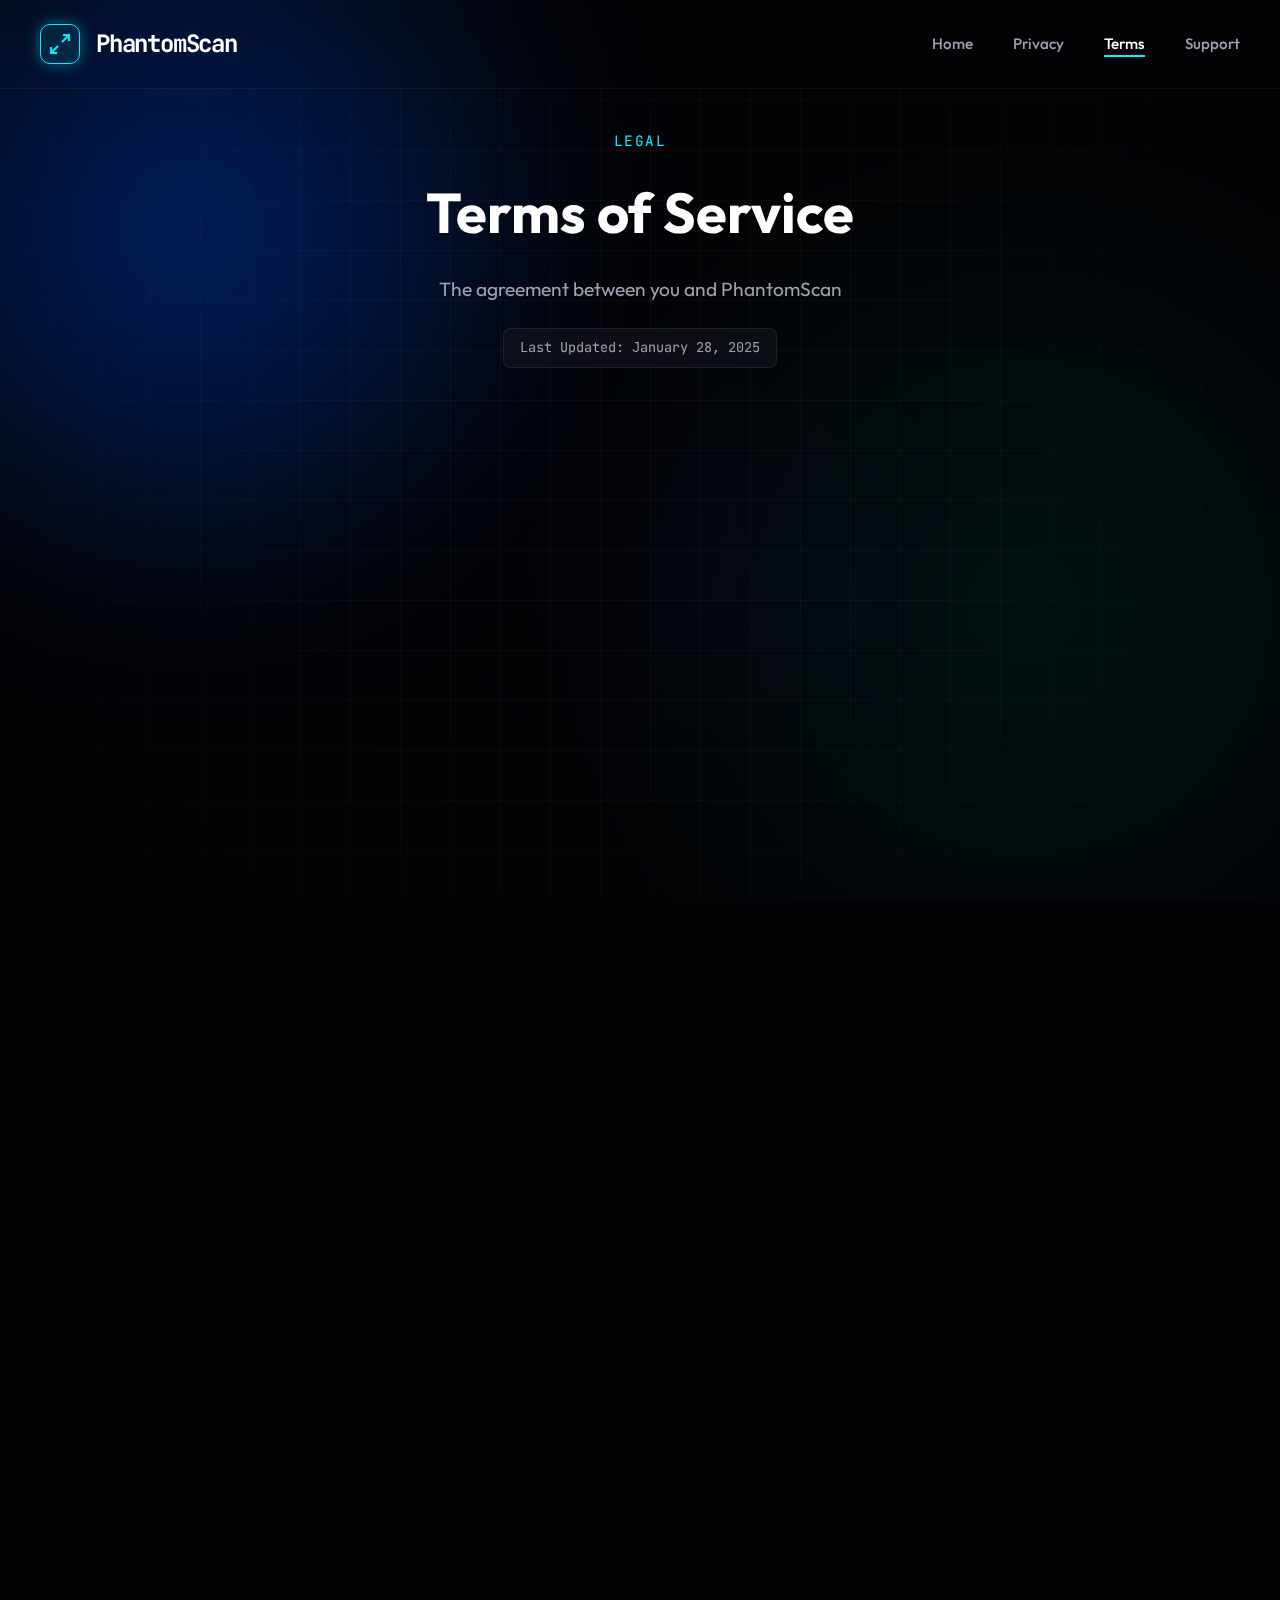
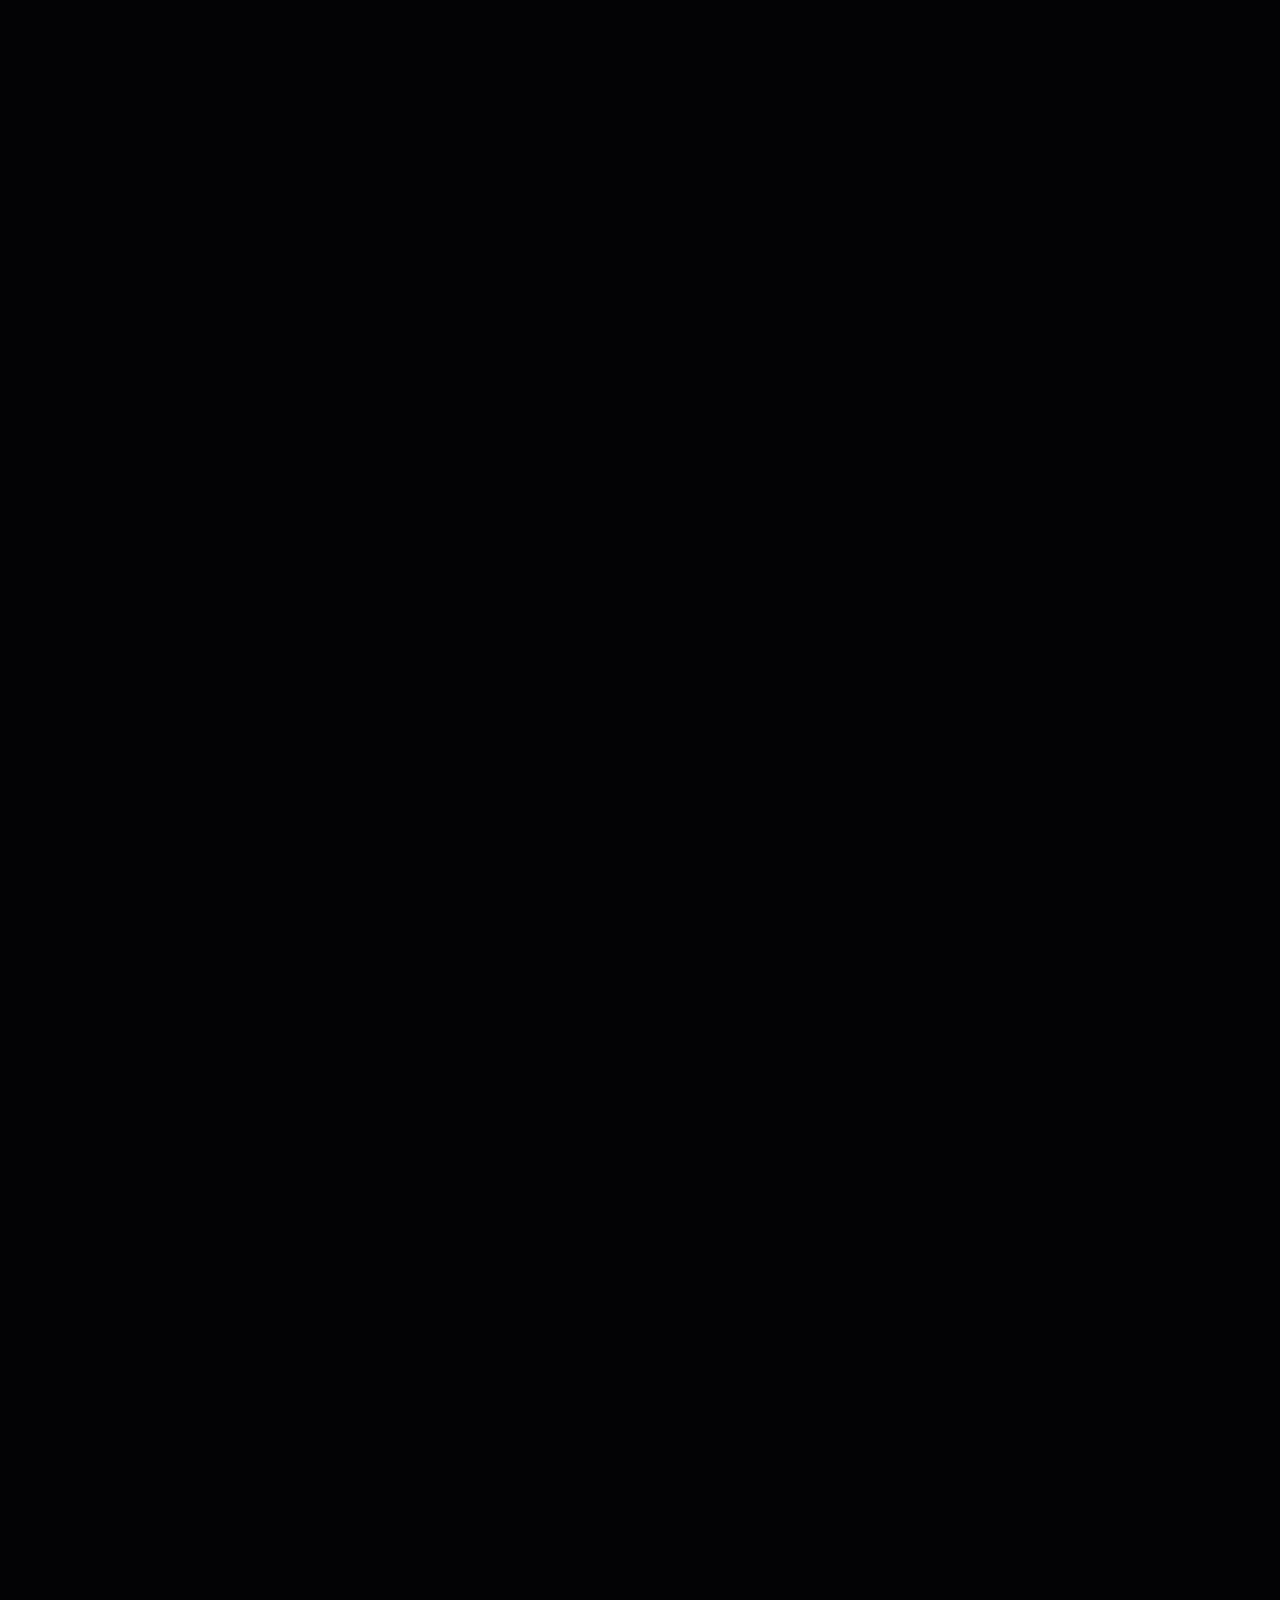
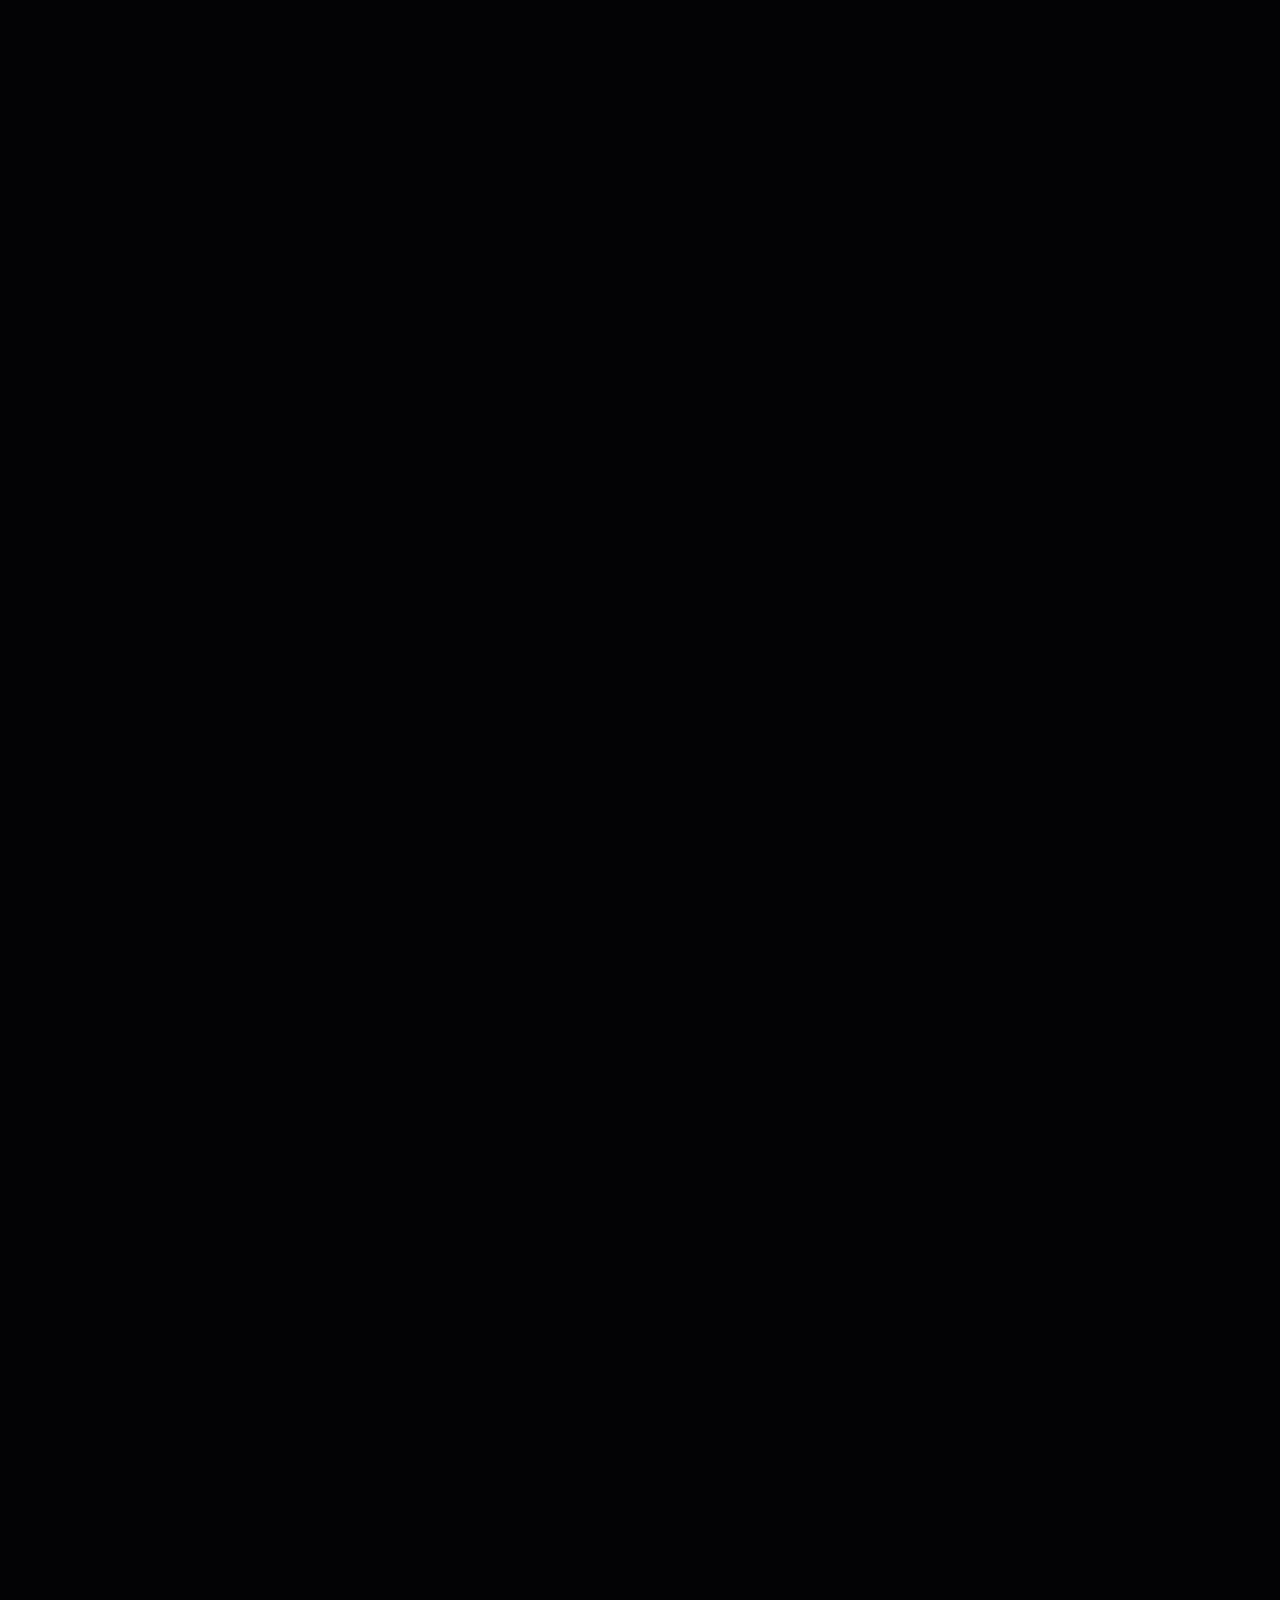
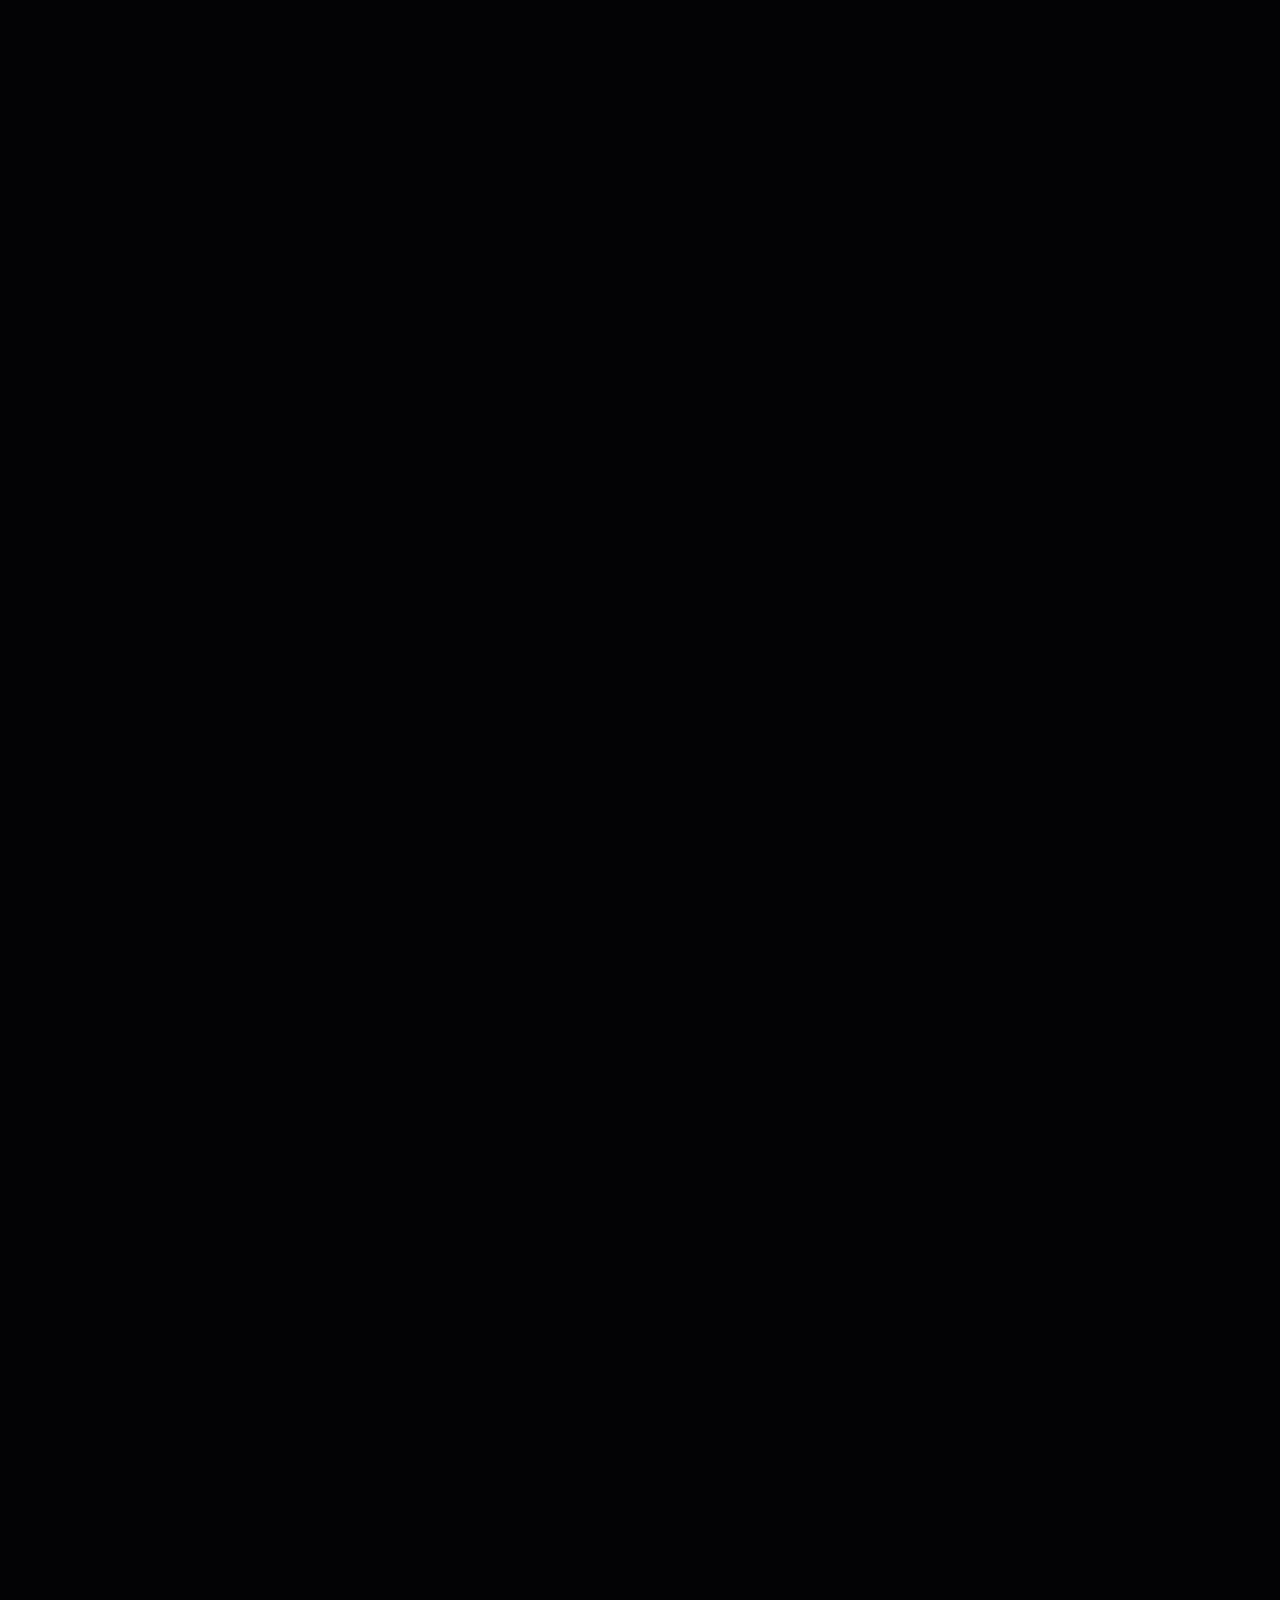
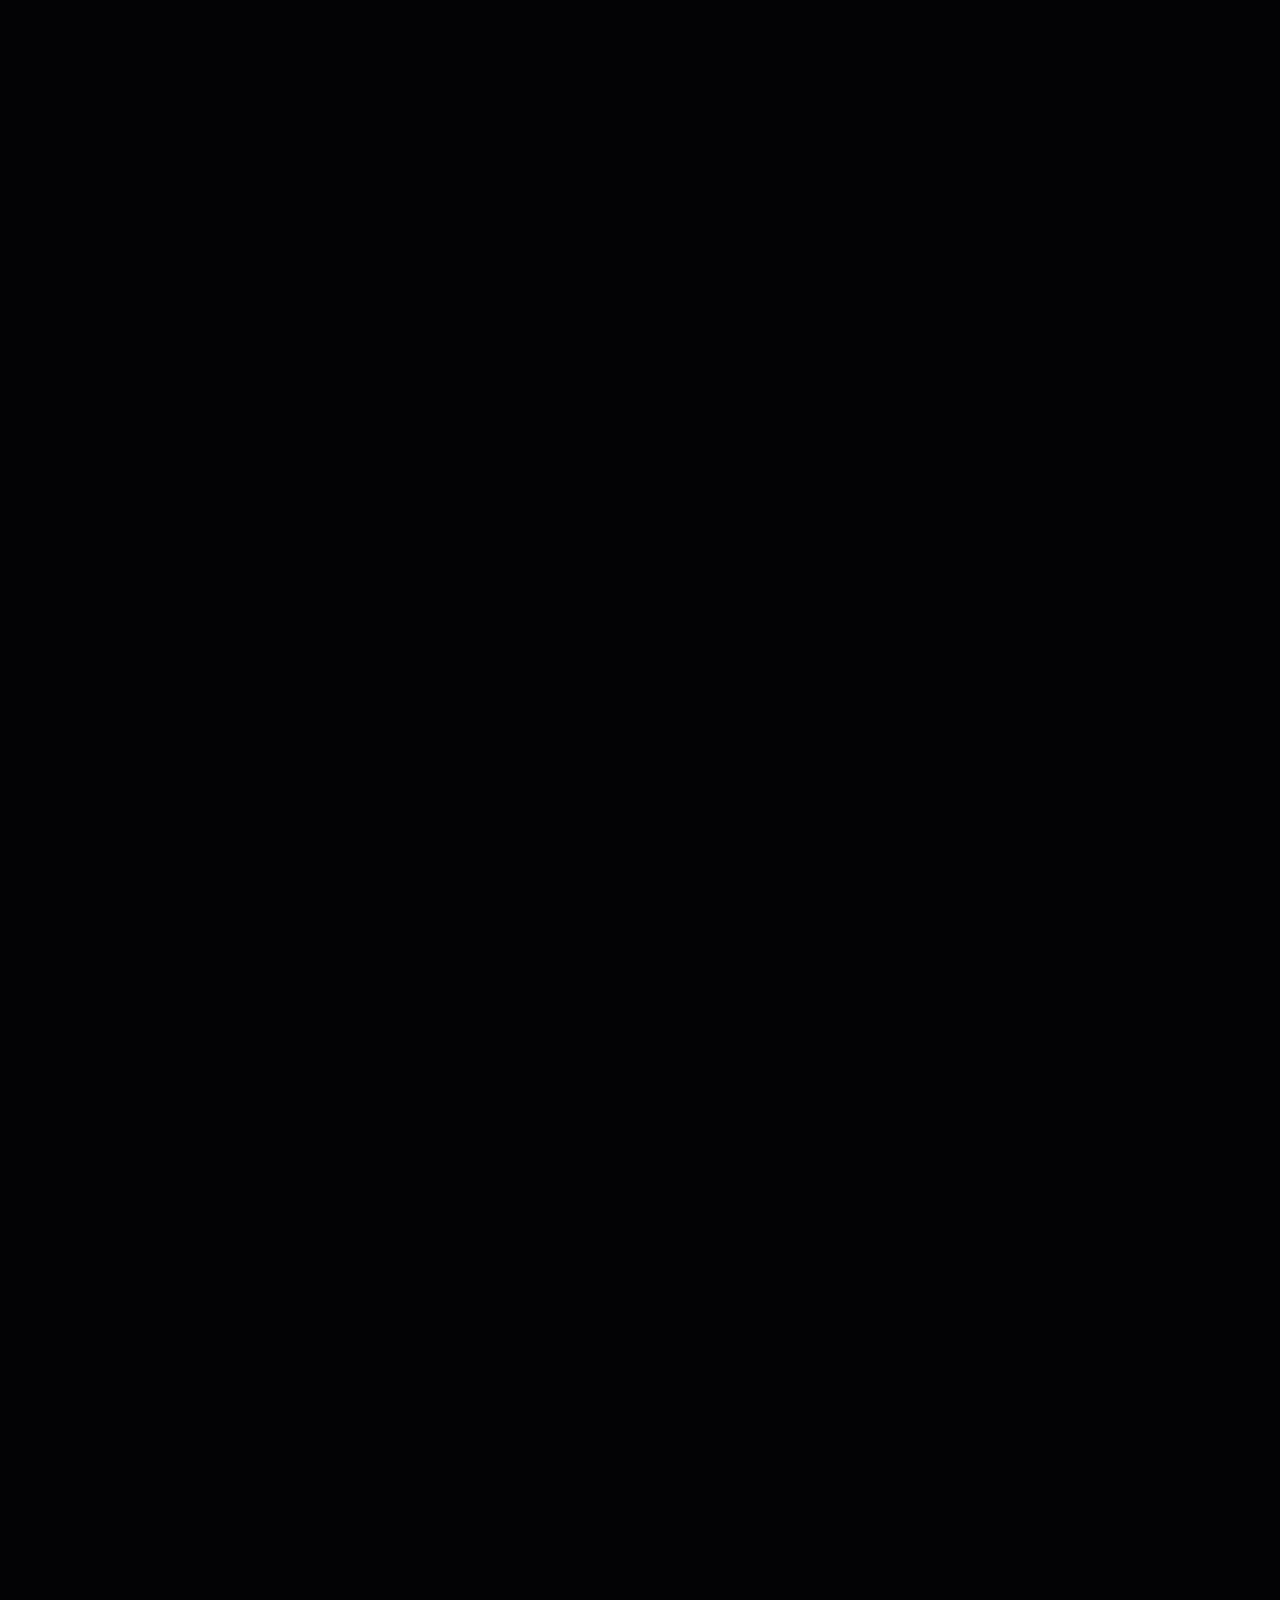
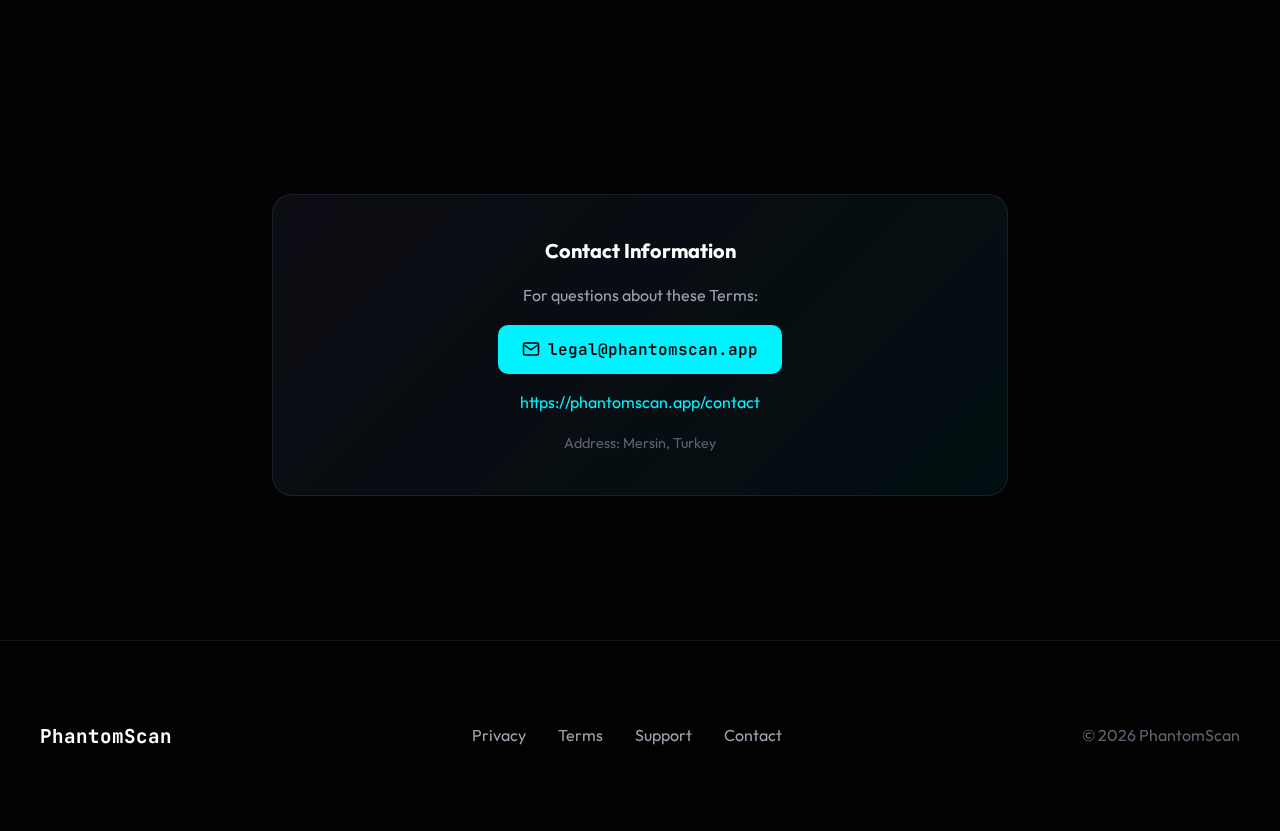
<file: terms.html>
<!DOCTYPE html>
<html lang="en">
<head>
    <meta charset="UTF-8">
    <meta name="viewport" content="width=device-width, initial-scale=1.0">
    <title>Terms of Use — PhantomScan</title>
    <link rel="preconnect" href="https://fonts.googleapis.com">
    <link rel="preconnect" href="https://fonts.gstatic.com" crossorigin>
    <link href="https://fonts.googleapis.com/css2?family=Inter:wght@300;400;500;600;700&family=JetBrains+Mono:wght@400;500&family=Outfit:wght@300;400;500;600;700;800&display=swap" rel="stylesheet">
    <link rel="stylesheet" href="styles.css">
</head>
<body>
    <div class="bg-mesh">
        <div class="mesh-gradient mesh-1"></div>
        <div class="mesh-gradient mesh-2"></div>
        <div class="mesh-gradient mesh-3"></div>
    </div>
    <div class="grid-overlay"></div>

    <nav>
        <div class="nav-container">
            <a href="/" class="logo">
                <div class="logo-icon">
                    <svg viewBox="0 0 24 24" fill="none" stroke="currentColor" stroke-width="2">
                        <path d="M15 3h6v6M9 21H3v-6M21 3l-7 7M3 21l7-7"/>
                    </svg>
                </div>
                PhantomScan
            </a>
            <ul class="nav-links">
                <li><a href="index.html">Home</a></li>
                <li><a href="privacy.html">Privacy</a></li>
                <li><a href="terms.html" class="active">Terms</a></li>
                <li><a href="support.html">Support</a></li>
            </ul>
        </div>
    </nav>

    <main>
        <header class="page-header">
            <p class="page-label">Legal</p>
            <h1 class="page-title">Terms of Service</h1>
            <p class="page-subtitle">The agreement between you and PhantomScan</p>
            <span class="effective-date">Last Updated: January 28, 2025</span>
        </header>

        <div class="content-section">
            <div class="section-number">1</div>
            <h2>Agreement to Terms</h2>
            <p>By downloading, installing, or using PhantomScan ("the App"), you agree to be bound by these Terms of Service ("Terms"). If you do not agree to these Terms, please do not use the App.</p>
        </div>

        <div class="content-section">
            <div class="section-number">2</div>
            <h2>Description of Service</h2>
            <p>PhantomScan is a privacy-focused document scanning application that provides:</p>
            <ul>
                <li>Document scanning and digitization</li>
                <li>Optical Character Recognition (OCR)</li>
                <li>PDF creation and editing</li>
                <li>Digital signature capabilities</li>
                <li>AES-256 document encryption</li>
                <li>Document organization and management</li>
            </ul>
            <div class="highlight-box">
                <p>All processing occurs locally on your device to ensure maximum privacy and security.</p>
            </div>
        </div>

        <div class="content-section">
            <div class="section-number">3</div>
            <h2>License Grant</h2>
            <h3>What You Can Do</h3>
            <ul>
                <li>Download and install the App on devices you own or control</li>
                <li>Use the App for personal or business document management</li>
                <li>Create, edit, and store documents using the App's features</li>
            </ul>
            <h3>What You Cannot Do</h3>
            <ul>
                <li>Copy, modify, or distribute the App</li>
                <li>Reverse engineer, decompile, or disassemble the App</li>
                <li>Remove any copyright or proprietary notices</li>
                <li>Use the App for any illegal purpose</li>
                <li>Attempt to bypass any security features</li>
                <li>Sublicense, rent, or lease the App to others</li>
            </ul>
        </div>

        <div class="content-section">
            <div class="section-number">4</div>
            <h2>User Responsibilities</h2>
            <h3>Acceptable Use</h3>
            <p>You agree to use PhantomScan only for lawful purposes. You are responsible for:</p>
            <ul>
                <li>All content you scan, create, or store using the App</li>
                <li>Ensuring you have the right to digitize documents you scan</li>
                <li>Maintaining the security of your device and any passwords you set</li>
                <li>Complying with all applicable laws and regulations</li>
            </ul>
            <h3>Prohibited Uses</h3>
            <p>You may not use PhantomScan to:</p>
            <ul>
                <li>Scan or store illegal content</li>
                <li>Violate intellectual property rights of others</li>
                <li>Forge or falsify documents</li>
                <li>Engage in any fraudulent activity</li>
                <li>Distribute malware or harmful code</li>
            </ul>
        </div>

        <div class="content-section">
            <div class="section-number">5</div>
            <h2>Intellectual Property</h2>
            <h3>Our Property</h3>
            <p>PhantomScan, including its code, design, features, and branding, is owned by PhantomScan and protected by intellectual property laws. This includes:</p>
            <ul>
                <li>The PhantomScan name and logo</li>
                <li>App design and user interface</li>
                <li>Proprietary algorithms and technology</li>
                <li>Documentation and marketing materials</li>
            </ul>
            <h3>Your Content</h3>
            <p>You retain full ownership of all documents and content you create or scan using PhantomScan. We claim no rights to your content.</p>
        </div>

        <div class="content-section">
            <div class="section-number">6</div>
            <h2>Subscription & Payments</h2>
            <h3>Free Features</h3>
            <p>PhantomScan offers core scanning functionality for free.</p>
            <h3>Premium Features</h3>
            <p>Additional features may be available through one-time purchases or subscription plans (monthly or annual).</p>
            <h3>Payment Terms</h3>
            <ul>
                <li>Payments are processed through Apple App Store</li>
                <li>Subscriptions auto-renew unless cancelled 24 hours before the renewal date</li>
                <li>Manage subscriptions through your App Store account settings</li>
                <li>Refunds are subject to Apple's refund policy</li>
            </ul>
            <h3>Price Changes</h3>
            <p>We reserve the right to modify pricing. Existing subscribers will be notified of changes before their next billing cycle.</p>
        </div>

        <div class="content-section">
            <div class="section-number">7</div>
            <h2>Privacy</h2>
            <p>Your privacy is fundamental to PhantomScan. Please review our <a href="privacy.html">Privacy Policy</a> to understand how we protect your information.</p>
            <div class="highlight-box">
                <p><strong>Key Points:</strong> Documents stay on your device, we don't access your content, AES-256 encryption protects your files, no account required.</p>
            </div>
        </div>

        <div class="content-section">
            <div class="section-number">8</div>
            <h2>Disclaimers</h2>
            <h3>"As Is" Service</h3>
            <p>PhantomScan is provided "AS IS" and "AS AVAILABLE" without warranties of any kind, either express or implied, including but not limited to merchantability, fitness for a particular purpose, non-infringement, accuracy or reliability.</p>
            <h3>OCR Accuracy</h3>
            <p>While we strive for high accuracy, OCR technology is not perfect. You are responsible for verifying the accuracy of recognized text, especially for important documents.</p>
            <h3>Device Compatibility</h3>
            <p>We cannot guarantee compatibility with all devices or operating system versions. Check system requirements before purchase.</p>
        </div>

        <div class="content-section">
            <div class="section-number">9</div>
            <h2>Limitation of Liability</h2>
            <h3>Maximum Liability</h3>
            <p>To the fullest extent permitted by law, PhantomScan's total liability shall not exceed the amount you paid for the App in the 12 months preceding the claim.</p>
            <h3>Exclusions</h3>
            <p>We are not liable for loss of data or documents, device damage or malfunction, indirect, incidental, or consequential damages, lost profits or business opportunities, or actions of third-party services you connect to.</p>
            <h3>Your Responsibility</h3>
            <p>You are responsible for maintaining backups of important documents, device security and access control, and any consequences of sharing documents.</p>
        </div>

        <div class="content-section">
            <div class="section-number">10</div>
            <h2>Indemnification</h2>
            <p>You agree to indemnify and hold harmless PhantomScan, its officers, directors, employees, and agents from any claims, damages, or expenses arising from your use of the App, your violation of these Terms, your violation of any third-party rights, or content you create or store using the App.</p>
        </div>

        <div class="content-section">
            <div class="section-number">11</div>
            <h2>Termination</h2>
            <h3>By You</h3>
            <p>You may stop using PhantomScan at any time by deleting the App from your device and cancelling any active subscriptions.</p>
            <h3>By Us</h3>
            <p>We may terminate or suspend your access if you violate these Terms, use the App for illegal purposes, or engage in activity that harms us or other users.</p>
            <h3>Effect of Termination</h3>
            <p>Upon termination, your license to use the App ends, you lose access to premium features, and your locally stored documents remain on your device.</p>
        </div>

        <div class="content-section">
            <div class="section-number">12</div>
            <h2>Changes to Terms</h2>
            <p>We may modify these Terms at any time. Changes take effect when posted. Continued use of the App after changes constitutes acceptance of new Terms. We will notify you of significant changes through in-app notifications, email (if provided), or App Store update notes.</p>
        </div>

        <div class="content-section">
            <div class="section-number">13</div>
            <h2>Governing Law</h2>
            <p>These Terms are governed by and construed in accordance with the laws of the Republic of Turkey, without regard to conflict of law principles.</p>
        </div>

        <div class="content-section">
            <div class="section-number">14</div>
            <h2>Dispute Resolution</h2>
            <h3>Informal Resolution</h3>
            <p>Before filing any claim, you agree to contact us and attempt to resolve the dispute informally for at least 30 days.</p>
            <h3>Jurisdiction</h3>
            <p>Any disputes that cannot be resolved informally shall be subject to the exclusive jurisdiction of the courts located in Mersin, Turkey.</p>
        </div>

        <div class="content-section">
            <div class="section-number">15</div>
            <h2>General Provisions</h2>
            <p>These Terms, together with our Privacy Policy, constitute the entire agreement between you and PhantomScan. If any provision is found unenforceable, the remaining provisions continue in effect. Failure to enforce any right does not waive that right. We may assign these Terms. You may not assign your rights without our consent.</p>
        </div>

        <div class="content-section">
            <div class="section-number">16</div>
            <h2>Summary of Key Points</h2>
            <ul>
                <li><strong>License:</strong> Personal/business use on your devices</li>
                <li><strong>Your Content:</strong> You own it completely</li>
                <li><strong>Our Liability:</strong> Limited; you maintain backups</li>
                <li><strong>Privacy:</strong> Documents stay on your device</li>
                <li><strong>Termination:</strong> You can leave anytime</li>
                <li><strong>Disputes:</strong> Turkish law, informal resolution first</li>
            </ul>
        </div>

        <div class="contact-card">
            <h3>Contact Information</h3>
            <p style="margin-bottom: 1rem; color: var(--text-secondary);">For questions about these Terms:</p>
            <a href="mailto:legal@phantomscan.app" class="contact-email">
                <svg width="18" height="18" viewBox="0 0 24 24" fill="none" stroke="currentColor" stroke-width="2">
                    <path d="M4 4h16c1.1 0 2 .9 2 2v12c0 1.1-.9 2-2 2H4c-1.1 0-2-.9-2-2V6c0-1.1.9-2 2-2z"/>
                    <polyline points="22,6 12,13 2,6"/>
                </svg>
                legal@phantomscan.app
            </a>
            <div style="margin-top: 1rem;">
                <a href="https://phantomscan.app/contact" style="color: var(--accent); text-decoration: none;">https://phantomscan.app/contact</a>
            </div>
            <p style="margin-top: 1rem; color: var(--text-muted); font-size: 0.9rem;">Address: Mersin, Turkey</p>
        </div>
    </main>

    <footer>
        <div class="footer-content">
            <div class="footer-logo">PhantomScan</div>
            <div class="footer-links">
                <a href="privacy.html">Privacy</a>
                <a href="terms.html">Terms</a>
                <a href="support.html">Support</a>
                <a href="mailto:support@phantomscan.org">Contact</a>
            </div>
            <div style="color: var(--text-muted);">© 2026 PhantomScan</div>
        </div>
    </footer>
</body>
</html>
</file>
<file: styles.css>
:root {
    --bg-primary: #030305;
    --bg-secondary: #0a0a12;
    --bg-card: rgba(20, 20, 30, 0.6);
    --bg-card-hover: rgba(30, 30, 45, 0.8);
    --accent: #00f2ff;
    --accent-secondary: #0051ff;
    --accent-glow: rgba(0, 242, 255, 0.4);
    --text-primary: #ffffff;
    --text-secondary: #a0a0b0;
    --text-muted: #606070;
    --border: rgba(255, 255, 255, 0.08);
    --border-hover: rgba(0, 242, 255, 0.3);
    --container-width: 1200px;
}

* {
    margin: 0;
    padding: 0;
    box-sizing: border-box;
}

html {
    scroll-behavior: smooth;
}

body {
    font-family: 'Outfit', sans-serif;
    background: var(--bg-primary);
    color: var(--text-primary);
    min-height: 100vh;
    overflow-x: hidden;
    line-height: 1.6;
    -webkit-font-smoothing: antialiased;
}

/* Enhanced Background */
.bg-mesh {
    position: fixed;
    top: 0;
    left: 0;
    width: 100vw;
    height: 100vh;
    z-index: -1;
    overflow: hidden;
    background: var(--bg-primary);
}

.mesh-gradient {
    position: absolute;
    border-radius: 50%;
    filter: blur(100px);
    opacity: 0.4;
    animation: float 20s infinite alternate;
}

.mesh-1 {
    top: -10%;
    left: -10%;
    width: 50vw;
    height: 50vw;
    background: radial-gradient(circle, var(--accent-secondary), transparent);
    animation-duration: 25s;
}

.mesh-2 {
    bottom: -10%;
    right: -10%;
    width: 60vw;
    height: 60vw;
    background: radial-gradient(circle, rgba(0, 242, 255, 0.15), transparent);
    animation-duration: 30s;
}

.mesh-3 {
    top: 40%;
    left: 40%;
    width: 30vw;
    height: 30vw;
    background: radial-gradient(circle, rgba(100, 50, 255, 0.1), transparent);
    animation-duration: 22s;
}

@keyframes float {
    0% { transform: translate(0, 0) scale(1); }
    100% { transform: translate(5%, 10%) scale(1.1); }
}

.grid-overlay {
    position: fixed;
    top: 0;
    left: 0;
    width: 100%;
    height: 100%;
    background-image: 
        linear-gradient(rgba(255, 255, 255, 0.03) 1px, transparent 1px),
        linear-gradient(90deg, rgba(255, 255, 255, 0.03) 1px, transparent 1px);
    background-size: 50px 50px;
    pointer-events: none;
    z-index: -1;
    mask-image: radial-gradient(circle at center, black 40%, transparent 100%);
    -webkit-mask-image: radial-gradient(circle at center, black 40%, transparent 100%);
}

/* Navigation */
nav {
    position: fixed;
    top: 0;
    left: 0;
    right: 0;
    padding: 1.5rem 2rem;
    display: flex;
    justify-content: center;
    z-index: 100;
    backdrop-filter: blur(20px);
    border-bottom: 1px solid rgba(255, 255, 255, 0.05);
}

.nav-container {
    width: 100%;
    max-width: var(--container-width);
    display: flex;
    justify-content: space-between;
    align-items: center;
}

.logo {
    font-family: 'JetBrains Mono', monospace;
    font-size: 1.5rem;
    font-weight: 700;
    color: var(--text-primary);
    text-decoration: none;
    display: flex;
    align-items: center;
    gap: 1rem;
    letter-spacing: -0.05em;
}

.logo-icon {
    width: 40px;
    height: 40px;
    background: rgba(0, 242, 255, 0.1);
    border: 1px solid var(--accent);
    border-radius: 10px;
    display: flex;
    align-items: center;
    justify-content: center;
    position: relative;
    box-shadow: 0 0 15px var(--accent-glow);
}

.logo-icon svg {
    width: 24px;
    height: 24px;
    color: var(--accent);
}

.nav-links {
    display: flex;
    gap: 2.5rem;
    list-style: none;
}

.nav-links a {
    color: var(--text-secondary);
    text-decoration: none;
    font-size: 0.95rem;
    font-weight: 500;
    transition: all 0.3s ease;
    position: relative;
}

.nav-links a:hover, .nav-links a.active {
    color: var(--text-primary);
}

.nav-links a::after {
    content: '';
    position: absolute;
    bottom: -4px;
    left: 0;
    width: 0;
    height: 2px;
    background: var(--accent);
    transition: width 0.3s ease;
}

.nav-links a:hover::after, .nav-links a.active::after {
    width: 100%;
}

/* Hero Section */
.hero {
    min-height: 100vh;
    display: flex;
    flex-direction: column;
    justify-content: center;
    align-items: center;
    text-align: center;
    padding: 8rem 2rem 4rem;
    position: relative;
    overflow: hidden;
}

.hero-badge {
    display: inline-flex;
    align-items: center;
    gap: 0.75rem;
    padding: 0.6rem 1.2rem;
    background: rgba(0, 242, 255, 0.08);
    border: 1px solid rgba(0, 242, 255, 0.2);
    border-radius: 100px;
    font-size: 0.9rem;
    color: var(--accent);
    margin-bottom: 2.5rem;
    font-weight: 500;
    box-shadow: 0 0 20px rgba(0, 242, 255, 0.1);
    animation: fadeUp 1s ease-out;
}

.hero h1 {
    font-size: clamp(3.5rem, 8vw, 7rem);
    font-weight: 800;
    line-height: 1;
    margin-bottom: 2rem;
    letter-spacing: -0.03em;
    animation: fadeUp 1s ease-out 0.2s both;
}

.hero h1 .gradient-text {
    background: linear-gradient(135deg, #fff 30%, var(--accent) 100%);
    -webkit-background-clip: text;
    -webkit-text-fill-color: transparent;
    background-clip: text;
}

.hero-subtitle {
    font-size: clamp(1.2rem, 2.5vw, 1.5rem);
    color: var(--text-secondary);
    max-width: 600px;
    margin-bottom: 3.5rem;
    font-weight: 300;
    line-height: 1.6;
    animation: fadeUp 1s ease-out 0.4s both;
}

.hero-cta {
    display: flex;
    gap: 1.5rem;
    justify-content: center;
    animation: fadeUp 1s ease-out 0.6s both;
}

.btn {
    display: inline-flex;
    align-items: center;
    gap: 0.75rem;
    padding: 1.1rem 2.5rem;
    border-radius: 16px;
    font-size: 1.1rem;
    font-weight: 600;
    text-decoration: none;
    transition: all 0.3s cubic-bezier(0.2, 0.8, 0.2, 1);
    position: relative;
    overflow: hidden;
}

.btn-primary {
    background: var(--text-primary);
    color: var(--bg-primary);
    border: 1px solid transparent;
}

.btn-primary:hover {
    transform: translateY(-4px);
    box-shadow: 0 10px 30px rgba(255, 255, 255, 0.2);
}

.btn-secondary {
    background: rgba(255, 255, 255, 0.05);
    color: var(--text-primary);
    border: 1px solid rgba(255, 255, 255, 0.1);
    backdrop-filter: blur(10px);
}

.btn-secondary:hover {
    background: rgba(255, 255, 255, 0.1);
    border-color: var(--text-primary);
    transform: translateY(-4px);
}

/* Mock Phone Display */
.phone-mockup-container {
    margin-top: 6rem;
    perspective: 1000px;
    animation: fadeUp 1s ease-out 0.8s both;
}

.phone-mockup {
    width: 320px;
    height: 640px;
    background: #000;
    border-radius: 50px;
    border: 8px solid #333;
    box-shadow: 
        0 0 0 2px #1a1a1a,
        0 50px 100px -20px rgba(0, 0, 0, 0.8),
        0 0 80px rgba(0, 242, 255, 0.15);
    position: relative;
    overflow: hidden;
    transform: rotateX(20deg) rotateY(-10deg) rotateZ(5deg);
    transition: transform 0.5s ease;
}

.phone-mockup:hover {
    transform: rotateX(0) rotateY(0) rotateZ(0);
}

.phone-screen {
    width: 100%;
    height: 100%;
    background: linear-gradient(180deg, var(--bg-secondary), var(--bg-primary));
    padding: 2rem 1.5rem;
    display: flex;
    flex-direction: column;
    gap: 1.5rem;
}

.mock-header {
    display: flex;
    justify-content: space-between;
    align-items: center;
    margin-bottom: 1rem;
}

.mock-title { font-weight: 700; font-size: 1.5rem; }
.mock-icon { width: 32px; height: 32px; background: var(--bg-card); border-radius: 50%; }

.mock-card {
    background: var(--bg-card);
    border-radius: 16px;
    padding: 1rem;
    border: 1px solid var(--border);
}

.mock-scan-area {
    flex: 1;
    border: 2px dashed var(--accent);
    border-radius: 20px;
    margin: 1rem 0;
    display: flex;
    align-items: center;
    justify-content: center;
    color: var(--accent);
    background: rgba(0, 242, 255, 0.05);
    position: relative;
}

.scan-line {
    position: absolute;
    top: 0;
    left: 0;
    width: 100%;
    height: 2px;
    background: var(--accent);
    box-shadow: 0 0 10px var(--accent);
    animation: scan 2s linear infinite;
}

@keyframes scan {
    0% { top: 10%; opacity: 0; }
    10% { opacity: 1; }
    90% { opacity: 1; }
    100% { top: 90%; opacity: 0; }
}

/* Features Section */
.features {
    padding: 8rem 2rem;
    position: relative;
}

.section-header {
    text-align: center;
    max-width: 800px;
    margin: 0 auto 5rem;
}

.section-label {
    font-family: 'JetBrains Mono', monospace;
    color: var(--accent);
    font-size: 0.9rem;
    letter-spacing: 0.1em;
    text-transform: uppercase;
    margin-bottom: 1rem;
    display: block;
}

.section-title {
    font-size: clamp(2.5rem, 5vw, 4rem);
    font-weight: 700;
    line-height: 1.1;
}

.bento-grid {
    display: grid;
    grid-template-columns: repeat(3, 1fr);
    gap: 1.5rem;
    max-width: var(--container-width);
    margin: 0 auto;
}

.bento-card {
    background: var(--bg-card);
    border: 1px solid var(--border);
    border-radius: 24px;
    padding: 2.5rem;
    transition: all 0.4s ease;
    display: flex;
    flex-direction: column;
    justify-content: space-between;
    overflow: hidden;
    position: relative;
}

.bento-card:hover {
    border-color: var(--border-hover);
    transform: translateY(-5px);
    background: var(--bg-card-hover);
    box-shadow: 0 20px 40px rgba(0, 0, 0, 0.3);
}

.bento-card.large {
    grid-column: span 2;
}

.bento-icon {
    font-size: 2.5rem;
    margin-bottom: 1.5rem;
    background: linear-gradient(135deg, var(--accent), var(--accent-secondary));
    -webkit-background-clip: text;
    -webkit-text-fill-color: transparent;
}

.bento-card h3 {
    font-size: 1.5rem;
    font-weight: 600;
    margin-bottom: 1rem;
}

.bento-card p {
    color: var(--text-secondary);
    font-size: 1rem;
    line-height: 1.6;
}

/* Security Showcase */
.security-section {
    padding: 10rem 2rem;
    position: relative;
}

.security-container {
    max-width: var(--container-width);
    margin: 0 auto;
    background: linear-gradient(145deg, rgba(255, 255, 255, 0.03), rgba(255, 255, 255, 0.01));
    border: 1px solid var(--border);
    border-radius: 40px;
    padding: 5rem;
    text-align: center;
    position: relative;
    overflow: hidden;
}

.security-container::before {
    content: '';
    position: absolute;
    top: 0;
    left: 0;
    right: 0;
    height: 1px;
    background: linear-gradient(90deg, transparent, var(--accent), transparent);
}

.security-icon-large {
    font-size: 5rem;
    margin-bottom: 2rem;
    display: inline-block;
    filter: drop-shadow(0 0 30px var(--accent-glow));
}

/* Legal & Support Pages */
main {
    max-width: 800px;
    margin: 0 auto;
    padding: 8rem 2rem 4rem;
    position: relative;
    z-index: 2;
}

.page-header {
    text-align: center;
    margin-bottom: 4rem;
    animation: fadeUp 0.8s ease-out;
}

.page-label {
    font-family: 'JetBrains Mono', monospace;
    font-size: 0.9rem;
    color: var(--accent);
    text-transform: uppercase;
    letter-spacing: 0.1em;
    margin-bottom: 1rem;
    display: inline-flex;
    align-items: center;
    gap: 0.75rem;
}

.page-title {
    font-size: clamp(2.5rem, 6vw, 3.5rem);
    font-weight: 700;
    margin-bottom: 1rem;
}

.page-subtitle {
    color: var(--text-secondary);
    font-size: 1.2rem;
    max-width: 600px;
    margin: 0 auto;
}

.effective-date {
    display: inline-block;
    margin-top: 1.5rem;
    padding: 0.5rem 1rem;
    background: var(--bg-card);
    border: 1px solid var(--border);
    border-radius: 8px;
    font-family: 'JetBrains Mono', monospace;
    font-size: 0.85rem;
    color: var(--text-secondary);
}

.content-section {
    background: var(--bg-card);
    border: 1px solid var(--border);
    border-radius: 20px;
    padding: 2.5rem;
    margin-bottom: 1.5rem;
    backdrop-filter: blur(10px);
    opacity: 0;
    transform: translateY(20px);
    animation: fadeUp 0.6s ease-out forwards;
}

.content-section:hover {
    border-color: var(--border-hover);
    background: var(--bg-card-hover);
}

.content-section:nth-child(1) { animation-delay: 0.1s; }
.content-section:nth-child(2) { animation-delay: 0.15s; }
.content-section:nth-child(3) { animation-delay: 0.2s; }
.content-section:nth-child(4) { animation-delay: 0.25s; }
.content-section:nth-child(5) { animation-delay: 0.3s; }
.content-section:nth-child(6) { animation-delay: 0.35s; }
.content-section:nth-child(7) { animation-delay: 0.4s; }
.content-section:nth-child(8) { animation-delay: 0.45s; }
.content-section:nth-child(9) { animation-delay: 0.5s; }

.section-icon {
    width: 40px;
    height: 40px;
    background: linear-gradient(135deg, rgba(0, 242, 255, 0.2), rgba(0, 242, 255, 0.05));
    border-radius: 10px;
    display: flex;
    align-items: center;
    justify-content: center;
    margin-bottom: 1.25rem;
    font-size: 1.25rem;
}

.section-number {
    display: inline-flex;
    align-items: center;
    justify-content: center;
    width: 32px;
    height: 32px;
    background: linear-gradient(135deg, var(--accent), var(--accent-secondary));
    color: var(--bg-primary);
    font-family: 'JetBrains Mono', monospace;
    font-size: 0.9rem;
    font-weight: 600;
    border-radius: 8px;
    margin-bottom: 1.25rem;
}

.content-section h2 {
    font-size: 1.5rem;
    font-weight: 600;
    margin-bottom: 1rem;
    display: flex;
    align-items: center;
    gap: 0.75rem;
}

.content-section p {
    color: var(--text-secondary);
    margin-bottom: 1rem;
    font-size: 1.05rem;
}

.content-section p:last-child {
    margin-bottom: 0;
}

.content-section ul {
    list-style: none;
    margin: 1rem 0;
}

.content-section li {
    color: var(--text-secondary);
    padding: 0.5rem 0;
    padding-left: 1.5rem;
    position: relative;
    font-size: 1.05rem;
}

.content-section li::before {
    content: '';
    position: absolute;
    left: 0;
    top: 1rem;
    width: 6px;
    height: 6px;
    background: var(--accent);
    border-radius: 50%;
}

.content-section strong {
    color: var(--text-primary);
    font-weight: 500;
}

.highlight-box {
    background: rgba(0, 242, 255, 0.08);
    border-left: 3px solid var(--accent);
    padding: 1rem 1.25rem;
    border-radius: 0 10px 10px 0;
    margin: 1rem 0;
}

.highlight-box p {
    color: var(--text-primary);
    margin: 0;
}

/* Contact Styles */
.contact-card {
    background: linear-gradient(135deg, var(--bg-card), rgba(0, 242, 255, 0.05));
    border: 1px solid var(--border);
    border-radius: 20px;
    padding: 2.5rem;
    text-align: center;
    margin-top: 3rem;
    animation: fadeUp 0.6s ease-out 0.6s both;
}

.contact-card h3 {
    font-size: 1.25rem;
    margin-bottom: 1rem;
}

.contact-email {
    display: inline-flex;
    align-items: center;
    gap: 0.5rem;
    padding: 0.75rem 1.5rem;
    background: var(--accent);
    color: var(--bg-primary);
    text-decoration: none;
    border-radius: 10px;
    font-weight: 600;
    font-family: 'JetBrains Mono', monospace;
    transition: all 0.3s ease;
}

.contact-email:hover {
    transform: translateY(-2px);
    box-shadow: 0 10px 30px var(--accent-glow);
}

/* Support Page Specifics */
.contact-hero {
    background: linear-gradient(135deg, var(--bg-card), rgba(0, 242, 255, 0.08));
    border: 1px solid var(--border);
    border-radius: 24px;
    padding: 3rem;
    text-align: center;
    margin-bottom: 3rem;
    position: relative;
    overflow: hidden;
    animation: fadeUp 0.8s ease-out 0.2s both;
}

.contact-hero::before {
    content: '';
    position: absolute;
    top: 0;
    left: 50%;
    transform: translateX(-50%);
    width: 200px;
    height: 200px;
    background: radial-gradient(circle, rgba(0, 242, 255, 0.15) 0%, transparent 70%);
    pointer-events: none;
}

.contact-hero-content {
    position: relative;
    z-index: 1;
}

.contact-icon {
    width: 80px;
    height: 80px;
    margin: 0 auto 1.5rem;
    background: linear-gradient(135deg, var(--accent), var(--accent-secondary));
    border-radius: 20px;
    display: flex;
    align-items: center;
    justify-content: center;
    font-size: 2.5rem;
    animation: float 3s ease-in-out infinite;
}

.contact-hero h2 {
    font-size: 1.75rem;
    margin-bottom: 0.75rem;
    font-weight: 700;
}

.contact-hero p {
    color: var(--text-secondary);
    margin-bottom: 1.5rem;
    font-size: 1.1rem;
}

.info-section {
    margin-bottom: 3rem;
    animation: fadeUp 0.8s ease-out 0.4s both;
}

.info-title {
    font-size: 1.1rem;
    color: var(--text-secondary);
    margin-bottom: 1.5rem;
    text-align: center;
    font-family: 'JetBrains Mono', monospace;
}

.info-grid {
    display: grid;
    grid-template-columns: repeat(auto-fit, minmax(200px, 1fr));
    gap: 1rem;
}

.info-item {
    background: var(--bg-card);
    border: 1px solid var(--border);
    border-radius: 16px;
    padding: 1.5rem;
    text-align: center;
    backdrop-filter: blur(10px);
    transition: all 0.3s ease;
}

.info-item:hover {
    border-color: var(--border-hover);
    transform: translateY(-3px);
}

.info-item-icon {
    font-size: 1.5rem;
    margin-bottom: 0.75rem;
}

.info-item-label {
    font-size: 0.8rem;
    color: var(--text-muted);
    text-transform: uppercase;
    letter-spacing: 0.1em;
    margin-bottom: 0.25rem;
}

.info-item-value {
    color: var(--text-primary);
    font-weight: 500;
}

.faq-section {
    animation: fadeUp 0.8s ease-out 0.6s both;
}

.faq-title {
    font-size: 2rem;
    margin-bottom: 2rem;
    text-align: center;
    font-weight: 700;
}

.faq-grid {
    display: grid;
    grid-template-columns: repeat(auto-fit, minmax(280px, 1fr));
    gap: 1.5rem;
}

.faq-card {
    background: var(--bg-card);
    border: 1px solid var(--border);
    border-radius: 16px;
    padding: 1.75rem;
    backdrop-filter: blur(10px);
    transition: all 0.3s ease;
}

.faq-card:hover {
    border-color: var(--border-hover);
    background: var(--bg-card-hover);
}

.faq-card h3 {
    font-size: 1.1rem;
    font-weight: 600;
    margin-bottom: 0.75rem;
    display: flex;
    align-items: center;
    gap: 0.75rem;
}

.faq-card h3::before {
    content: '';
    width: 8px;
    height: 8px;
    background: var(--accent);
    border-radius: 2px;
    flex-shrink: 0;
}

.faq-card p {
    color: var(--text-secondary);
    font-size: 1rem;
    line-height: 1.6;
}

.response-badge {
    display: inline-flex;
    align-items: center;
    gap: 0.5rem;
    margin-top: 3rem;
    padding: 0.75rem 1.25rem;
    background: var(--bg-card);
    border: 1px solid var(--border);
    border-radius: 50px;
    font-size: 0.85rem;
    color: var(--text-secondary);
    animation: fadeUp 0.8s ease-out 0.8s both;
}

.response-badge .dot {
    width: 8px;
    height: 8px;
    background: #00ff88;
    border-radius: 50%;
    animation: blink 2s ease-in-out infinite;
}

@keyframes blink {
    0%, 100% { opacity: 1; }
    50% { opacity: 0.3; }
}

/* Footer */
footer {
    border-top: 1px solid var(--border);
    padding: 5rem 2rem;
    background: rgba(0, 0, 0, 0.3);
    margin-top: 5rem;
}

.footer-content {
    max-width: var(--container-width);
    margin: 0 auto;
    display: flex;
    justify-content: space-between;
    align-items: center;
}

.footer-logo {
    font-family: 'JetBrains Mono', monospace;
    font-weight: 700;
    font-size: 1.2rem;
    color: var(--text-primary);
}

.footer-links {
    display: flex;
    gap: 2rem;
}

.footer-links a {
    color: var(--text-secondary);
    text-decoration: none;
    transition: color 0.3s;
}

.footer-links a:hover {
    color: var(--accent);
}

/* Responsive */
@media (max-width: 1024px) {
    .bento-grid {
        grid-template-columns: repeat(2, 1fr);
    }
    .bento-card.large {
        grid-column: span 2;
    }
}

@media (max-width: 768px) {
    .hero h1 { font-size: 3rem; }
    .bento-grid { grid-template-columns: 1fr; }
    .bento-card.large { grid-column: span 1; }
    .nav-links { display: none; }
    .phone-mockup-container { display: none; }
    .security-container { padding: 3rem 1.5rem; }
    .footer-content { flex-direction: column; gap: 2rem; text-align: center; }
    
    main { padding: 6rem 1.5rem 3rem; }
    .content-section { padding: 1.75rem; }
    .contact-hero { padding: 2rem 1.5rem; }
}
</file>
